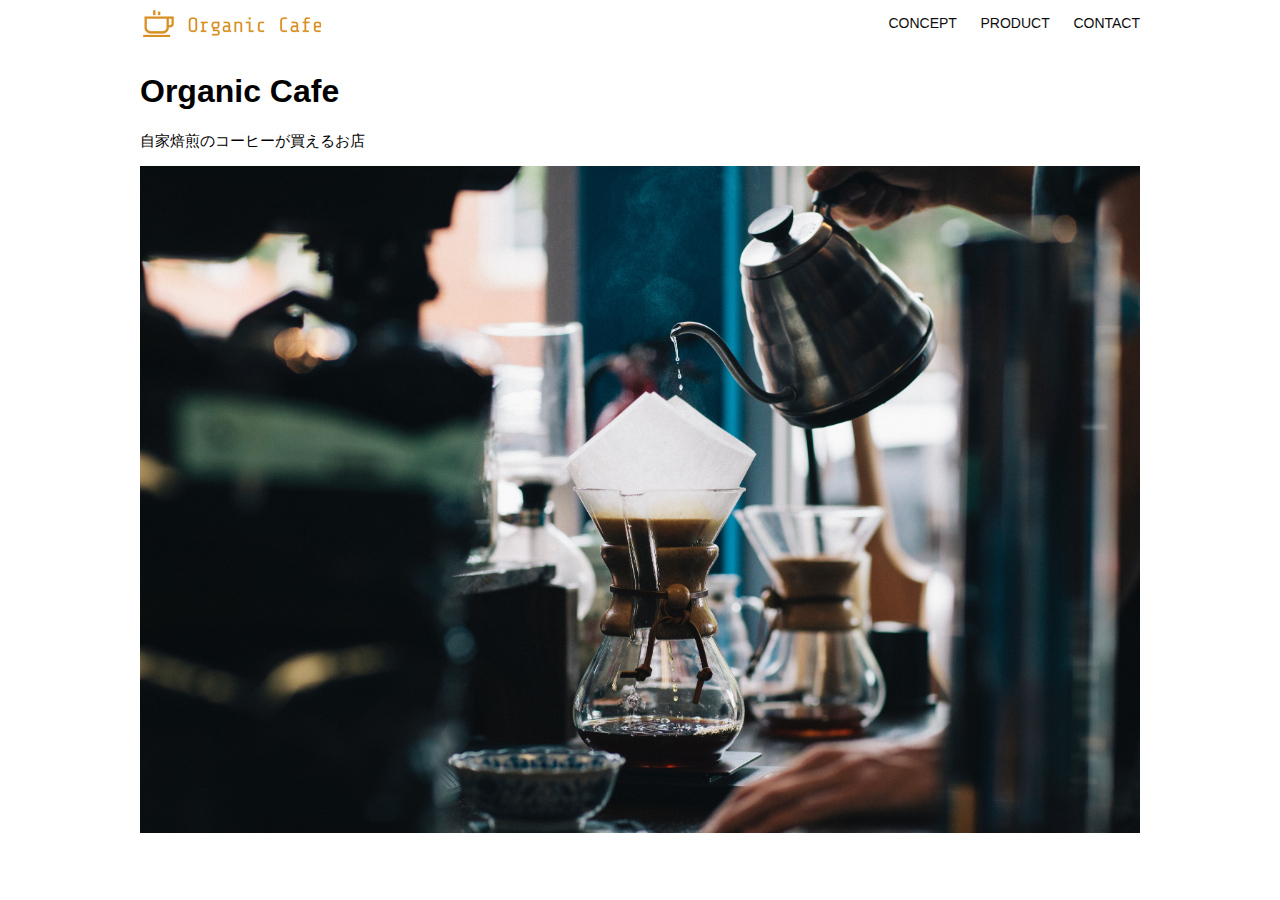
<file: html-css-kadai_013/index.html>
<!DOCTYPE html>
<html lang="ja">
<head>
  <meta charset="UTF-8">
  <meta name="description" content="自家焙煎のコーヒーがお家で楽しめるOrganic Cafe">               
  <meta name="viewport" content="width=device-width, initial-scale=1.0">
  <title>Organic Cafe</title>
  <link rel="stylesheet" href="style.css">                                      
</head>

<body>
  <header>

    <!-- ロゴ -->
    <a href="index.html" id="logo">
      <img src="images/logo.png" alt="トップページに戻る">
    </a>

    <!-- PC用ナビゲーション -->
    <nav id="nav-pc">
        <a href="index.html#concept">CONCEPT</a>
        <a href="index.html#product">PRODUCT</a>
        <a href="index.html#contact">CONTACT</a>
    </nav>

    <!-- スマホ用メニューボタン -->
      <img id="menu-sp" src="images/button-menu.png" alt="ナビゲーションを開く" onclick="document.getElementById('nav-sp').style.display = 'block'">
      
    <!-- スマホ用ナビゲーション -->
    <nav id="nav-sp">
      <img id="close" src="images/button-close.png" alt="ナビゲーションを閉じる" onclick="document.getElementById('nav-sp').style.display = 'none'">
      <ul>
        
        <a id="logo-sp" href="index.html" onclick="document.getElementById('nav-sp').style.display = 'none'">
        <img src="images/logo-sp.png" alt="トップページに戻る"></a>
        
        <a class="menu" href="index.html#concept" onclick="document.getElementById('nav-sp').style.display = 'none'">CONCEPT</a>
        <a class="menu" href="index.html#product" onclick="document.getElementById('nav-sp').style.display = 'none'">PRODUCT</a>
        <a class="menu" href="index.html#contact" onclick="document.getElementById('nav-sp').style.display = 'none'">CONTACT</a>
      </ul>
    </nav>
  </header>

  <main>
    <article>
      <section id="main-visual">
        <h1>Organic Cafe</h1>
        <p>自家焙煎のコーヒーが買えるお店</p>
        <img src="images/main-image.jpg" alt="コーヒーをハンドドリップでいれる画像">
      </section>
    </article>
  </main>
</body>
</html>
</file>
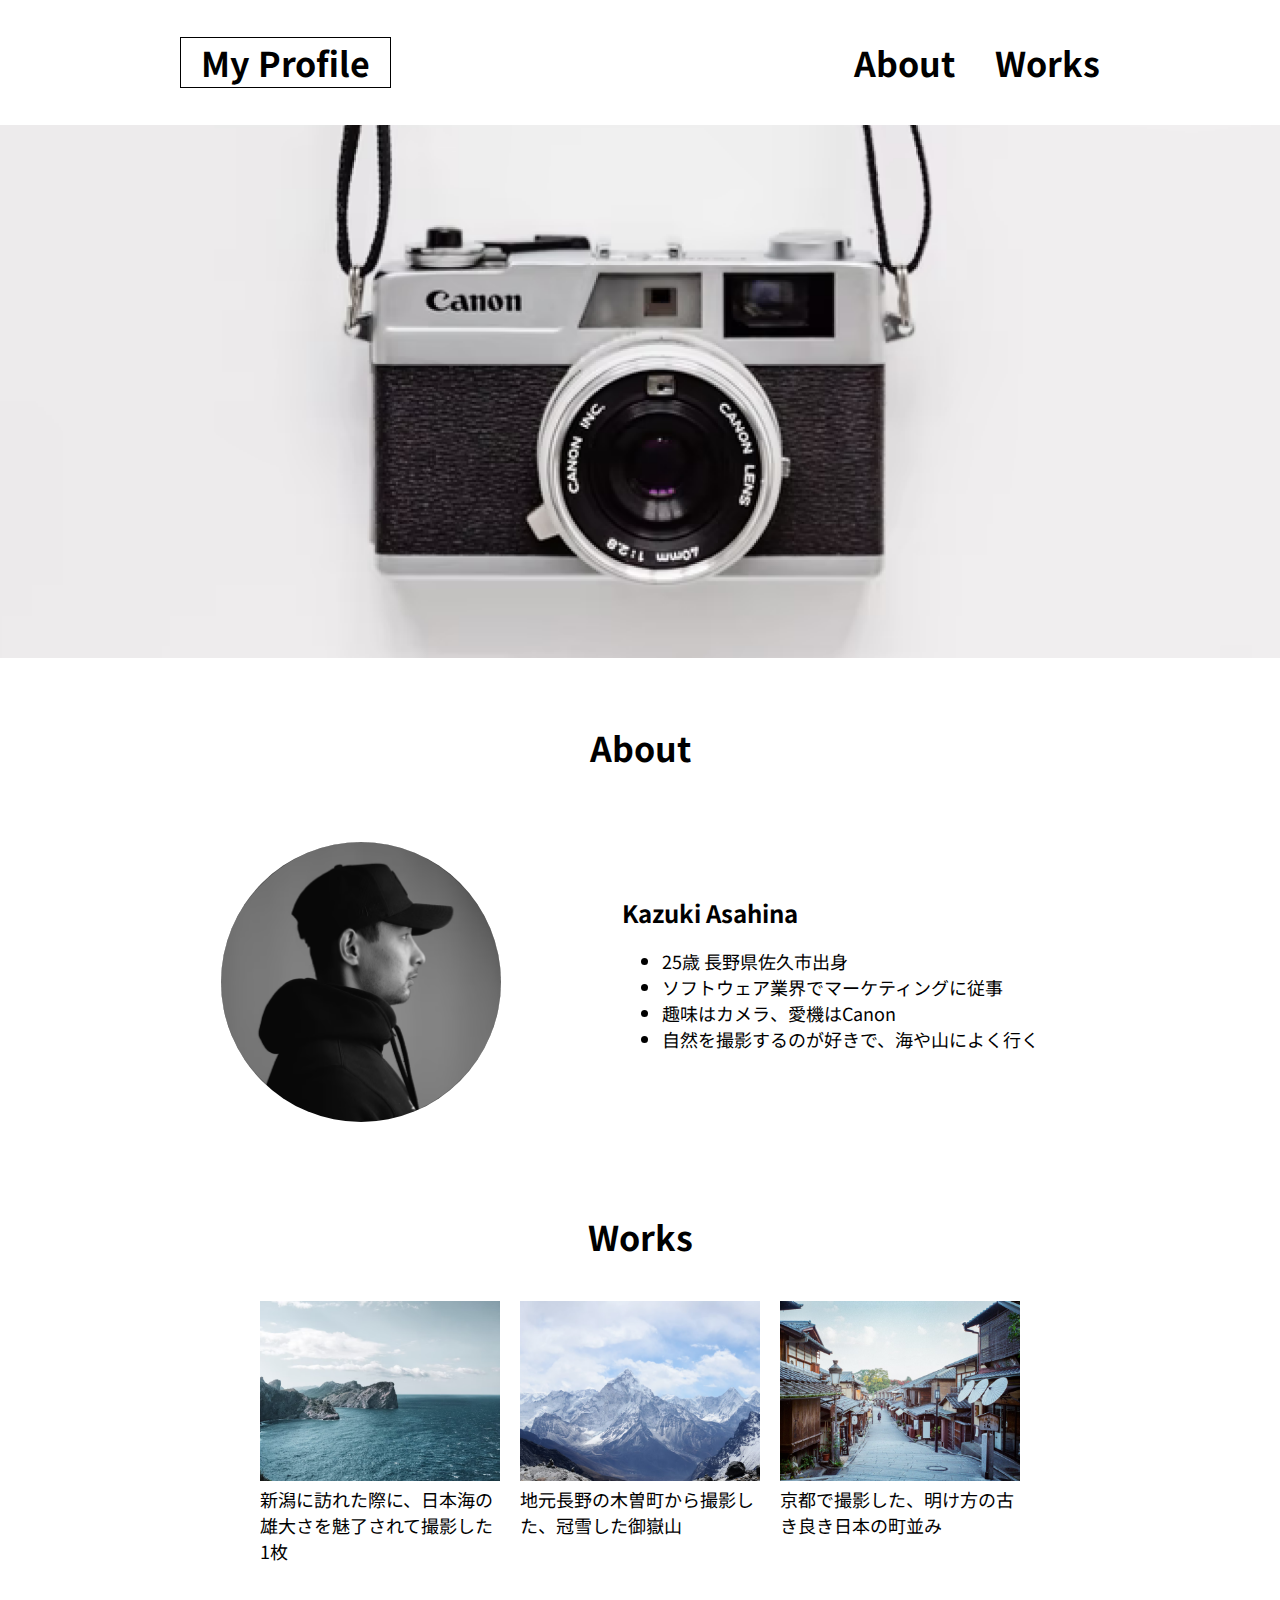
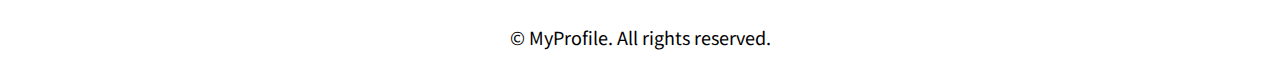
<file: kadai_001/index.html>
<!DOCTYPE html>
<html>
<head>
  <meta charset="UTF-8">
  <meta name="viewport" content="width=device-width, initial-scale=1.0">
  <meta name="description" content="Kazuki Asahinaの自己紹介と趣味のカメラで撮影した写真を掲載しているサイトです。">
  <title>MyProfile</title>
  <link rel="stylesheet" href="css/style.css">
  <link rel="preconnect" href="https://fonts.googleapis.com">
  <link rel="preconnect" href="https://fonts.gstatic.com" crossorigin="">
  <link href="https://fonts.googleapis.com/css2?family=Noto+Sans+JP&amp;display=swap" rel="stylesheet">
</head>
<body>
  <header>
    <div class="header-inner">
      <h1>
        <a href="index.html" class="home">My Profile</a>
      </h1>
      
      <!-- ナビゲーションメニュー -->
      <nav>
        <ul>
          <li><a href="#about">About</a></li>
          <li><a href="#works">Works</a></li>
        </ul>
      </nav>
      
    </div>
  </header>
  
  <main>
    <article>
      <!-- メイン画像 -->
      <div>
        <img src="imges/main.png" alt="Camera" class="mainpic">
      </div>

      <!-- About -->
      <section class="about">
        <h2 id="about">About</h2>
        <div class="about-inner">
          <img src="imges/about.png" alt="Kazuki Asahina" class="circle">
          <div class="content">
            <p class="name">Kazuki Asahina</p>
            <ul>
              <li>25歳 長野県佐久市出身</li>
              <li>ソフトウェア業界でマーケティングに従事</li>
              <li>趣味はカメラ、愛機はCanon</li>
              <li>自然を撮影するのが好きで、海や山によく行く</li>
            </ul>
          </div>
        </div>
      </section>

      <!-- Works -->
      <section class="works">
        <h2 id="works">Works</h2>
        <div class="works-inner">
          <div class="item">
            <img src="imges/works.png" alt="日本海">
            <p>新潟に訪れた際に、日本海の雄大さを魅了されて撮影した1枚</p>
          </div>

          <div class="item">
            <img src="imges/works2.png" alt="冠雪した御嶽山">
            <p>地元長野の木曽町から撮影した、冠雪した御嶽山</p>
          </div>

          <div class="item">
            <img src="imges/works3.png" alt="京都の街並み">
            <p>京都で撮影した、明け方の古き良き日本の町並み</p>
          </div>
        </div>
      </section>
    </article>
  </main>

  <!-- フッター -->
  <footer>
    <p>© MyProfile. All rights reserved.</p>
  </footer>
</body>
</html>
</file>
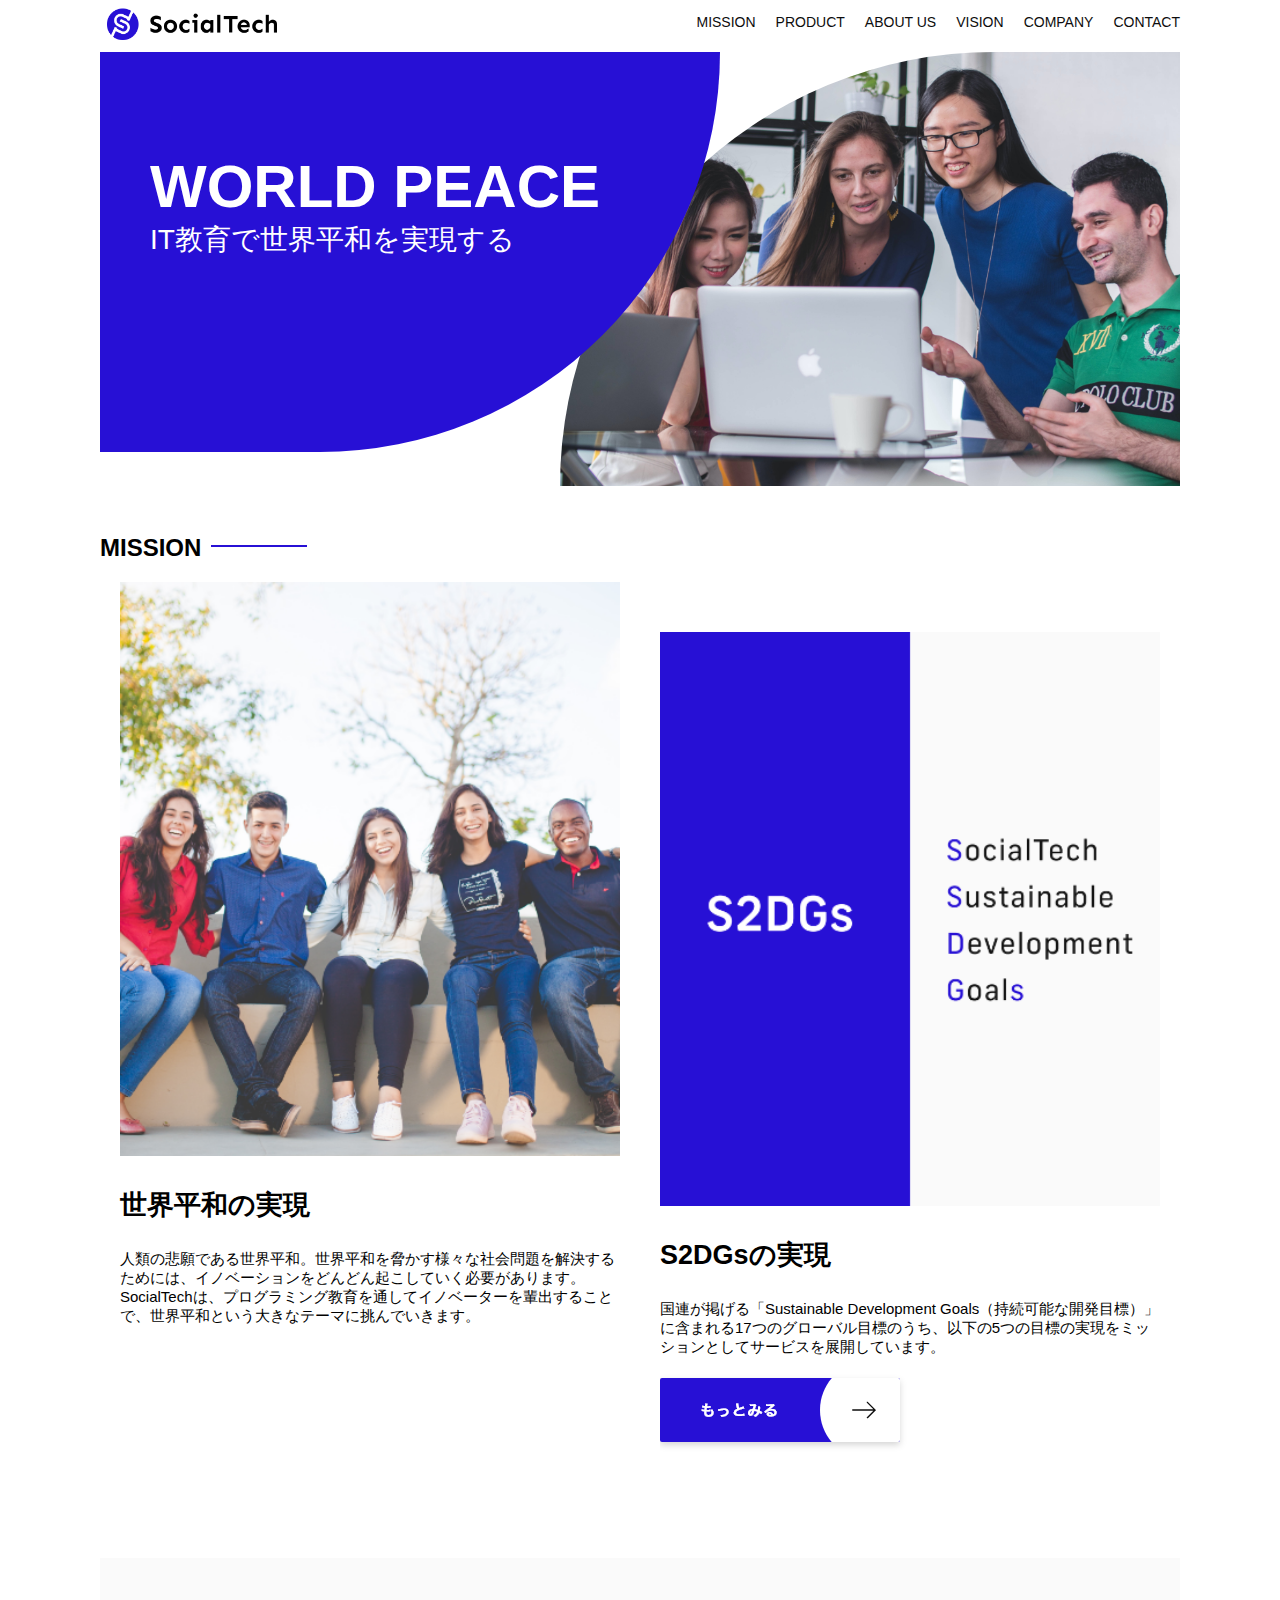
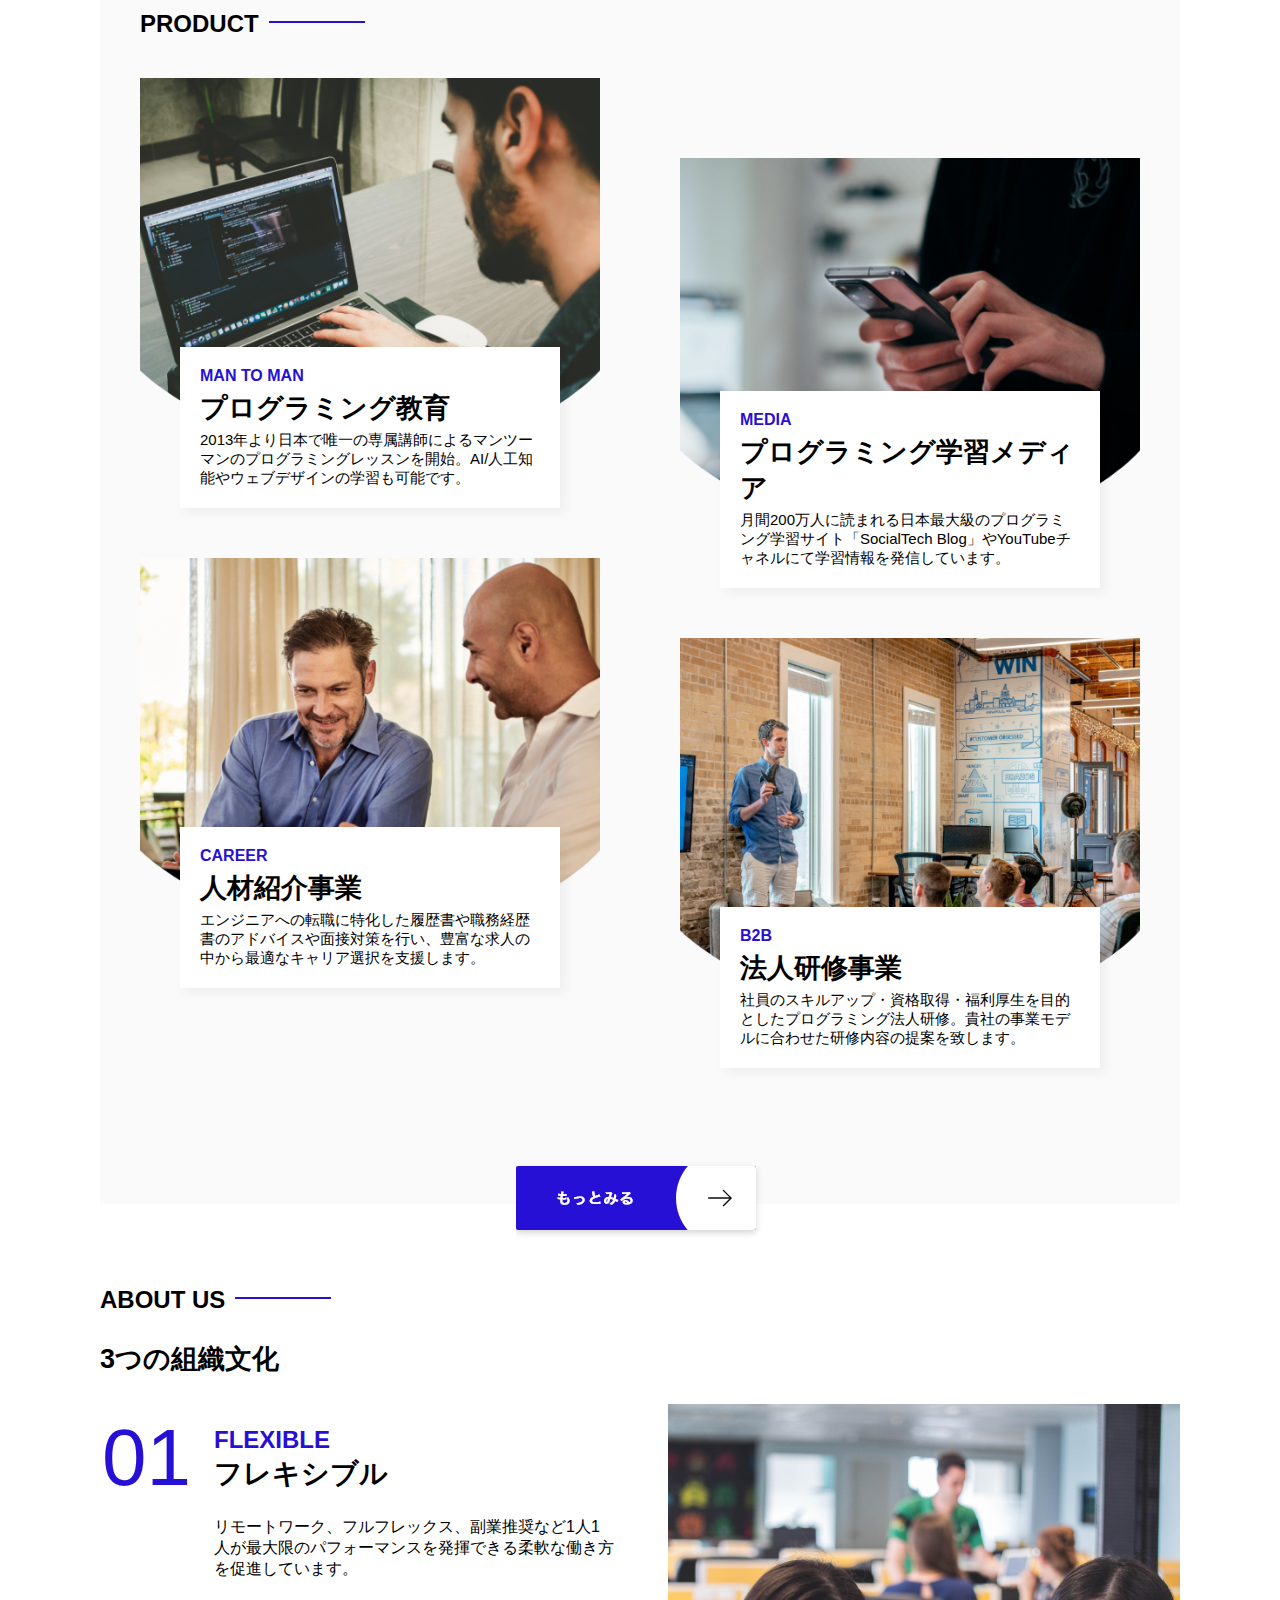
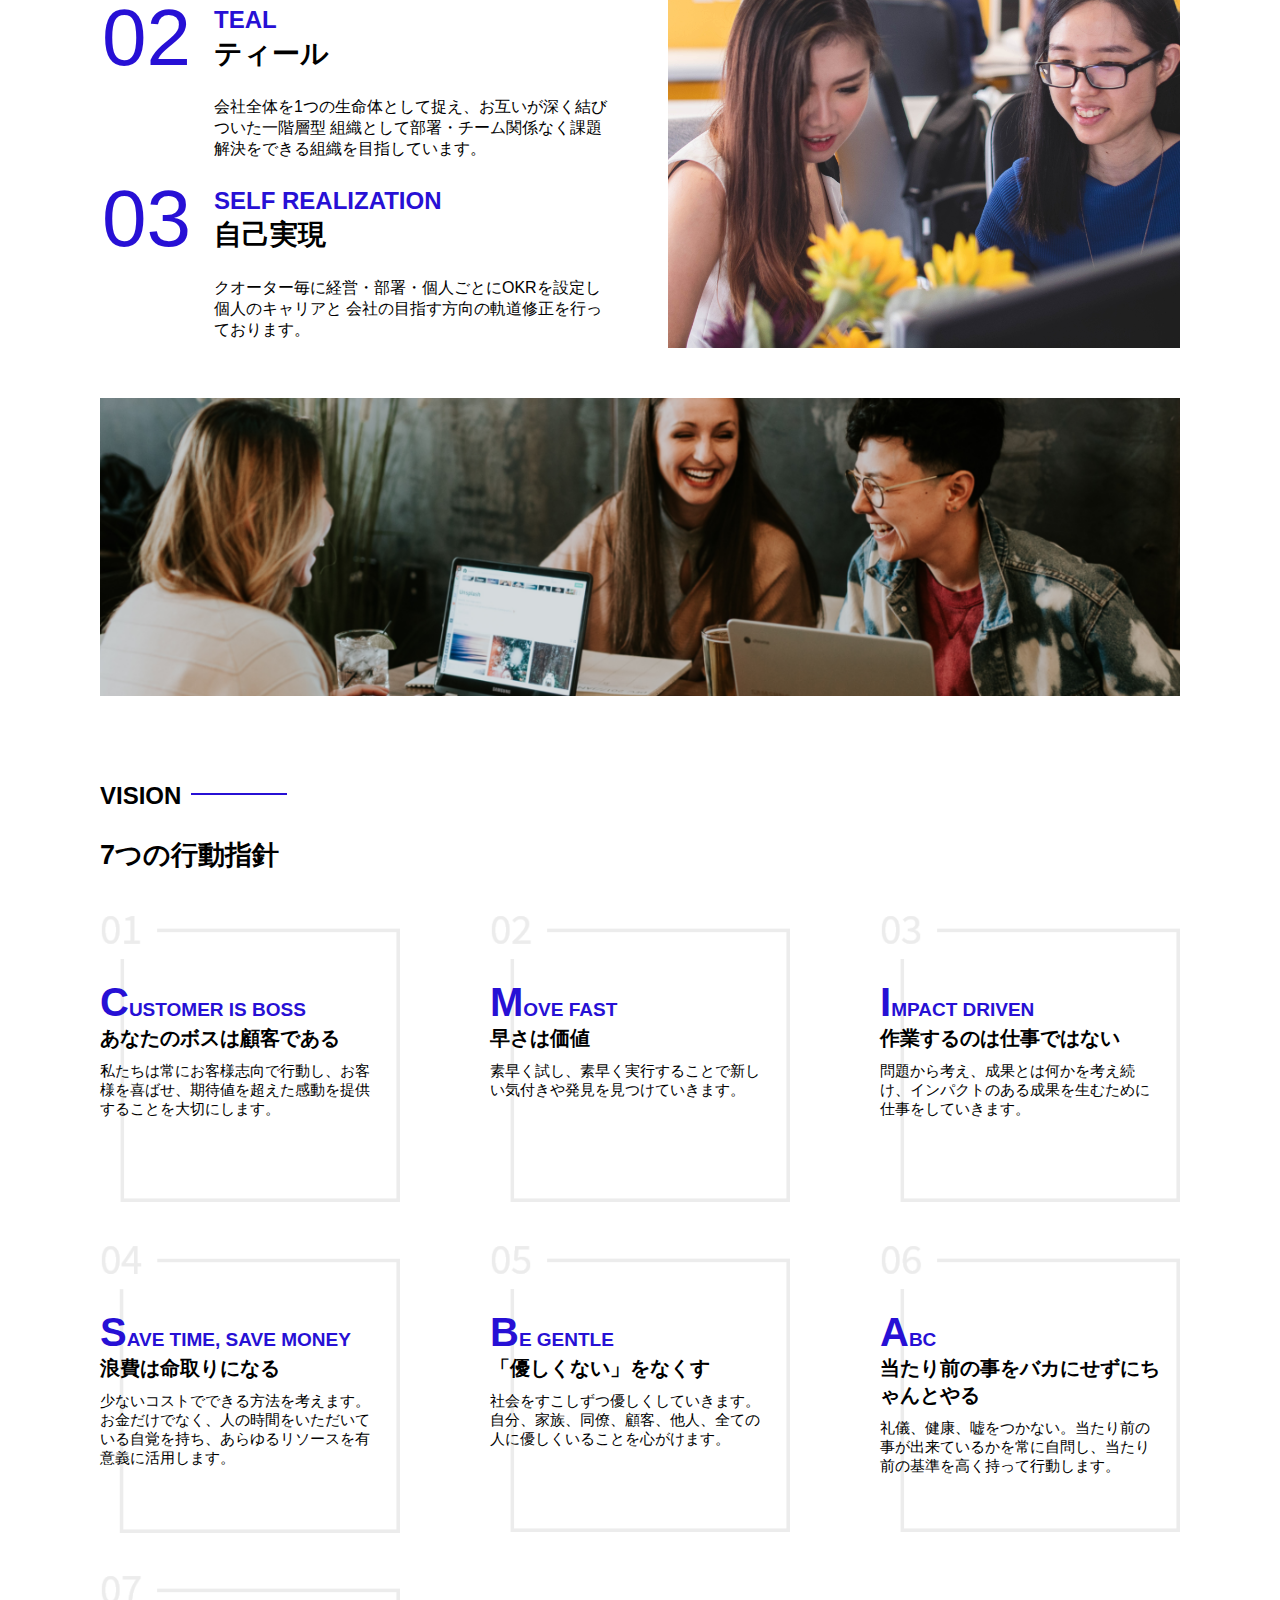
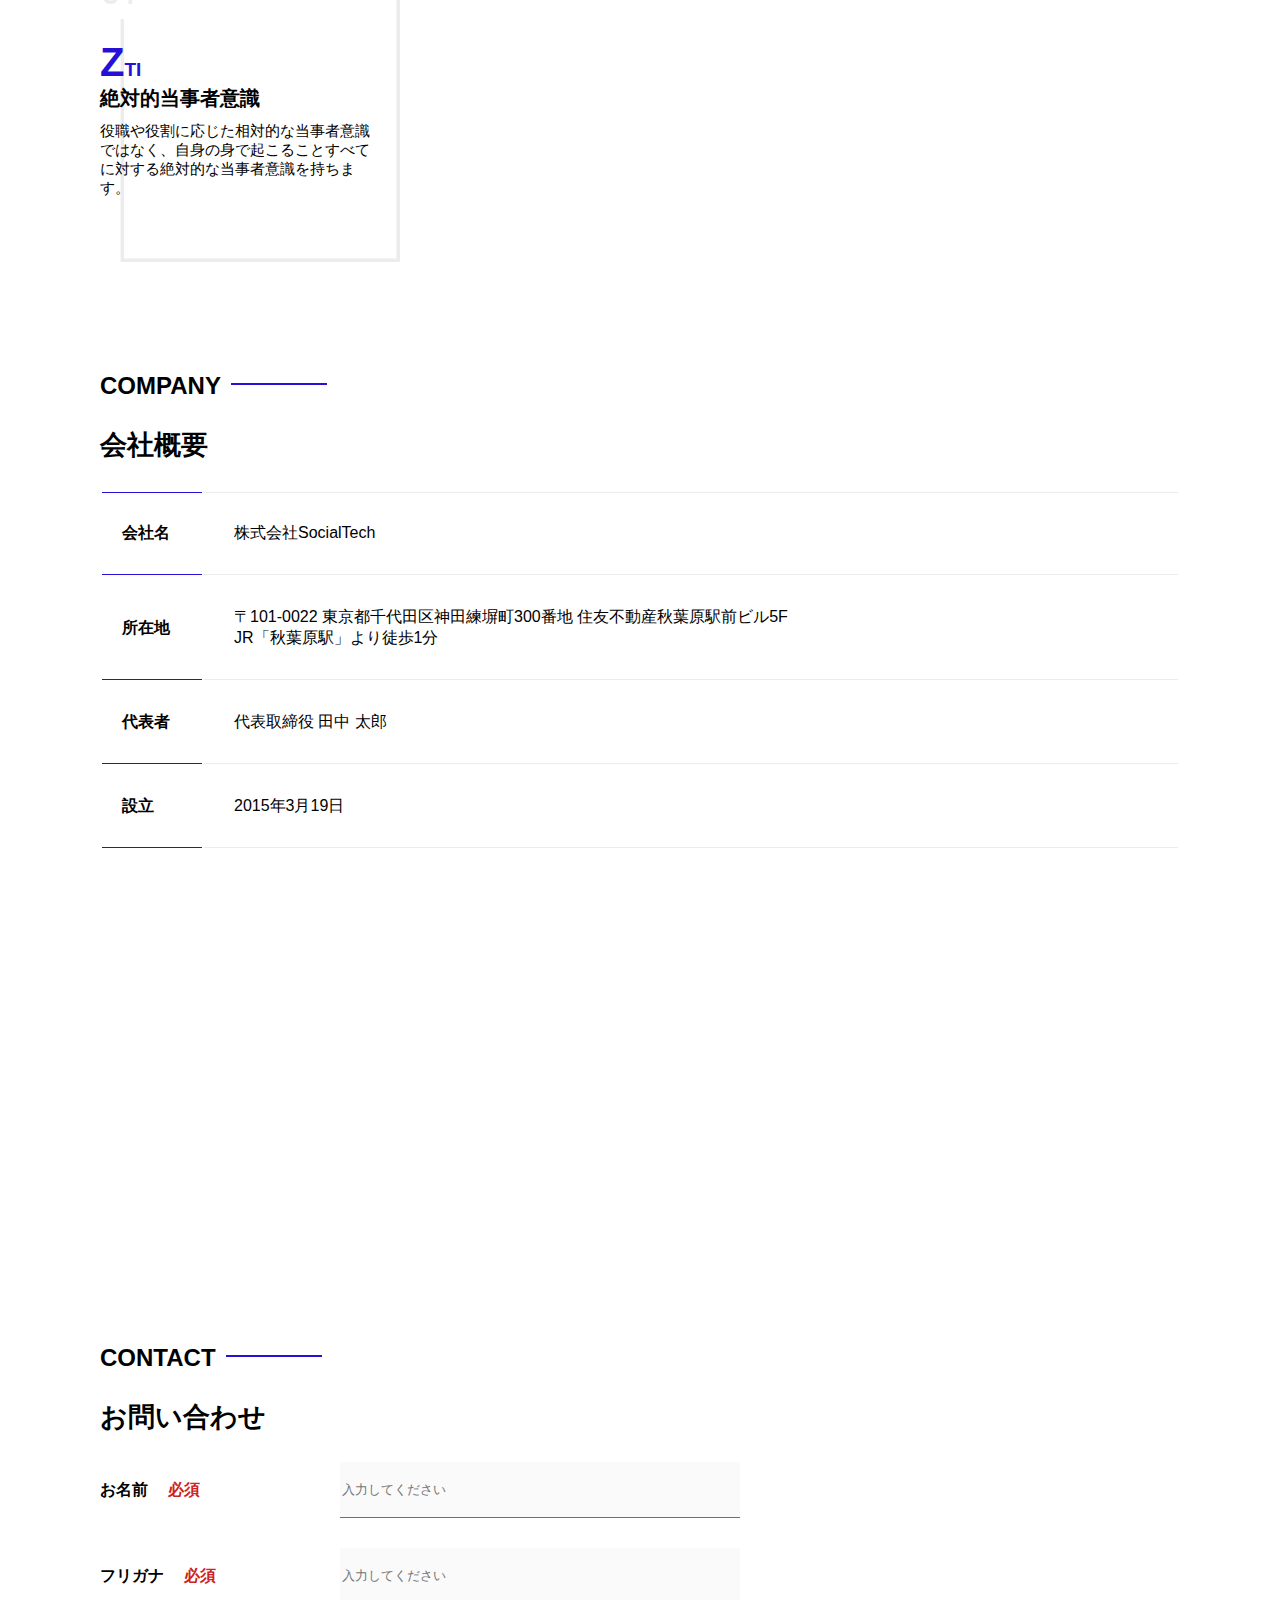
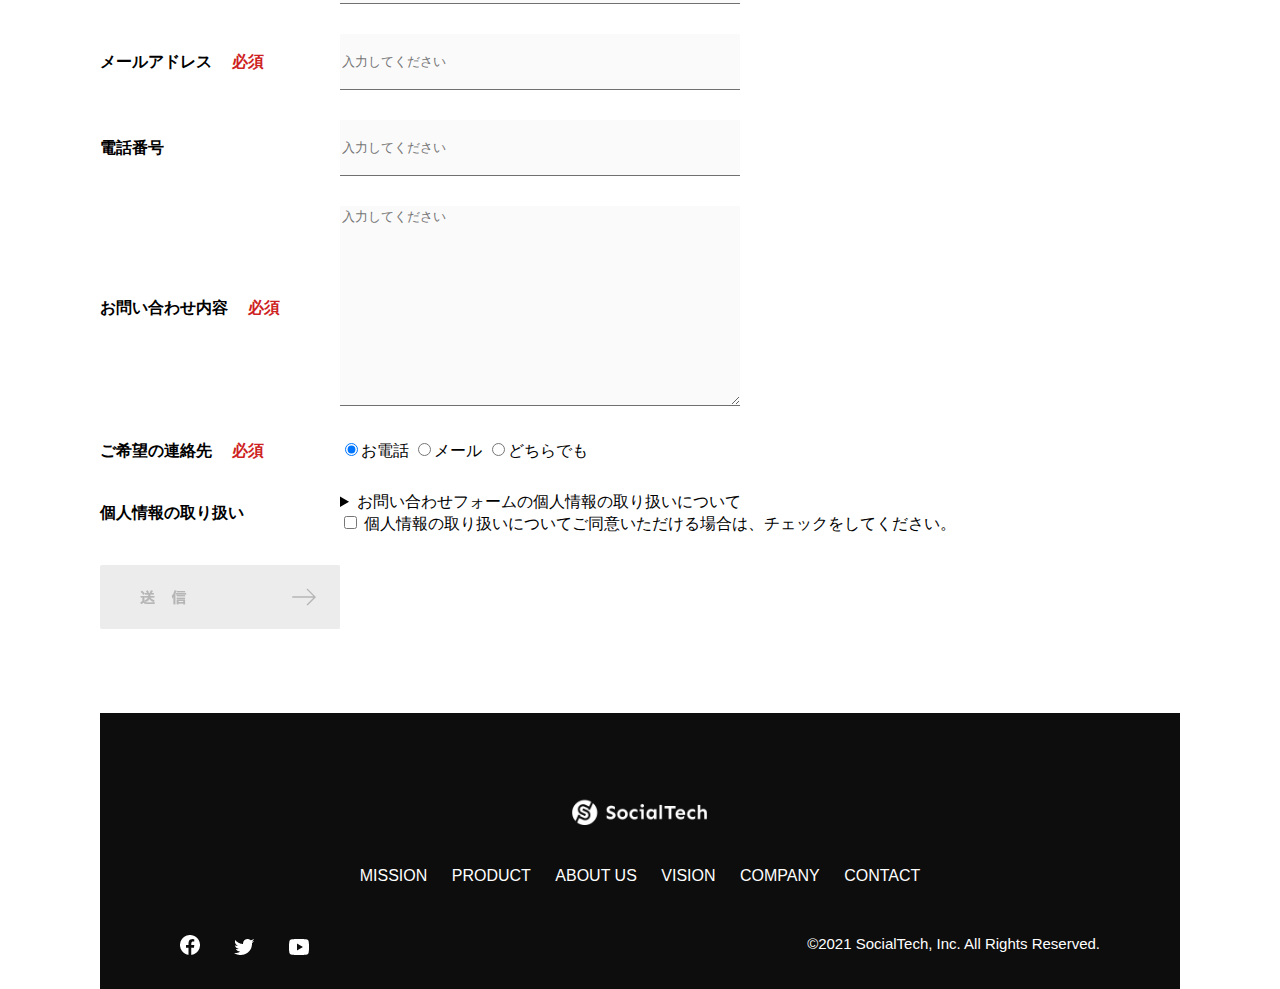
<file: socialtech/index.html>
<!DOCTYPE html>
<html>
  <head>
    <title>SocialTech</title>
    <meta charset="utf-8">
    <meta name="description" content="SocialTechはEdTech業界のリーディングカンパニーを目指します。">
    <meta name="viewport" content="width=device-width, initial-scale=1.0">
    <link rel="stylesheet" href="style.css">
  </head>

  <body>
    <!-- ヘッダー -->
    <header>
      <!-- ロゴ -->
      <a href="index.html" id="logo">
        <img src="images/logo.png" alt="トップページに戻る">
      </a>

      <!-- PC用ナビゲーション -->
      <nav id="nav-pc">
        <ul>
          <li><a href="mission.html">MISSION</a></li>
          <li><a href="product.html">PRODUCT</a></li>
          <li><a href="index.html#aboutus">ABOUT US</a></li>
          <li><a href="index.html#vision">VISION</a></li>
          <li><a href="index.html#company">COMPANY</a></li>
          <li><a href="index.html#contact">CONTACT</a></li>
        </ul>
      </nav>

      <!-- スマホ用メニューボタン -->
      <button id="menu-sp" onclick="document.getElementById('nav-sp').style.display = 'block'">
        <img src="images/button-menu.png" alt="ナビゲーションを開く">
      </button>

      <!-- スマホ用ナビゲーション -->
      <div id="nav-sp">
        <button id="close" onclick="document.getElementById('nav-sp').style.display = 'none'">
          <img src="images/button-close.png" alt="ナビゲーションを閉じる">
        </button>

        <nav>
          <ul>
            <li>
              <a id="logo-sp" href="index.html" onclick="document.getElementById('nav-sp').style.display = 'none'"><img src="images/logo-sp.png" alt="トップページに戻る"></a>
            </li>
            <li><a class="menu" href="mission.html" onclick="document.getElementById('nav-sp').style.display = 'none'">MISSION</a></li>
            <li><a class="menu" href="product.html" onclick="document.getElementById('nav-sp').style.display = 'none'">PRODUCT</a></li>
            <li><a class="menu" href="index.html#aboutus" onclick="document.getElementById('nav-sp').style.display = 'none'">ABOUT US</a></li>
            <li><a class="menu" href="index.html#vision" onclick="document.getElementById('nav-sp').style.display = 'none'">VISION</a></li>
            <li><a class="menu" href="index.html#company" onclick="document.getElementById('nav-sp').style.display = 'none'">COMPANY</a></li>
            <li><a class="menu" href="index.html#contact" onclick="document.getElementById('nav-sp').style.display = 'none'">CONTACT</a></li>
          </ul>
        </nav>
        <div id="sns">
          <a href="https://www.facebook.com/sejuku2013">
            <img src="images/button-facebook.png" alt="Facebookのリンク">
          </a>
          <a href="https://twitter.com/samuraijuku">
            <img src="images/button-twitter.png" alt="Twitterのリンク">
          </a>
          <a href="https://www.youtube.com/channel/UCCFOQO5aDK0xXam4cUQXT8g">
            <img src="images/button-youtube.png" alt="YouTubeのリンク">
          </a>
        </div>
      </div>
    </header>

    <main>
      <article>
        <!-- メインビジュアル -->
        <section id="main-visual">
          <div id="main-message">
            <h1>WORLD PEACE</h1>
            <p>IT教育で世界平和を実現する</p>
          </div>
          <img src="images/index/index-main.png" alt="PCの周りに集まる多国籍の仲間たち">
        </section>

        <!-- ミッション -->
        <section id="mission">
          <h2 class="index-h2">MISSION</h2>
          <div id="mission-flex">
            <div>
              <img id="mission-photo" src="images/index/index-mission.png" alt="屋外のベンチで写真を撮影する多国籍の仲間たち">
              <h3>世界平和の実現</h3>
              <p>人類の悲願である世界平和。世界平和を脅かす様々な社会問題を解決するためには、イノベーションをどんどん起こしていく必要があります。SocialTechは、プログラミング教育を通してイノベーターを輩出することで、世界平和という大きなテーマに挑んでいきます。</p>
            </div>
            <div>
              <img id="s2dgs" src="images/index/s2dgs.png" alt="S2DGs">
              <h3>S2DGsの実現</h3>
              <p>国連が掲げる「Sustainable Development Goals（持続可能な開発目標）」に含まれる17つのグローバル目標のうち、以下の5つの目標の実現をミッションとしてサービスを展開しています。</p>
              <a href="mission.html">
                <img src="images/button-more.png" alt="もっとみる">
              </a>
            </div>
          </div>
        </section>

        <!-- プロダクト -->
        <section id="product">
          <h2 class="index-h2">PRODUCT</h2>
          <div class="product-flex">
            <div id="product-left">
              <div>
                <img class="product-photo" src="images/index/index-mantoman.png" alt="PCでコードを書く男性">
                <div class="product-explain">
                  <span>MAN TO MAN</span>
                  <h3>プログラミング教育</h3>
                  <p>2013年より日本で唯一の専属講師によるマンツーマンのプログラミングレッスンを開始。AI/人工知能やウェブデザインの学習も可能です。</p>
                </div>
              </div>
              <div>
                <img class="product-photo" src="images/index/index-career.png" alt="笑顔で話し合う2人の男性">
                <div class="product-explain">
                  <span>CAREER</span>
                  <h3>人材紹介事業</h3>
                  <p>エンジニアへの転職に特化した履歴書や職務経歴書のアドバイスや面接対策を行い、豊富な求人の中から最適なキャリア選択を支援します。</p>
                </div>
              </div>
            </div>
            <div id="product-right">
              <div>
                <img class="product-photo" src="images/index/index-media.png" alt="スマートフォンを操作する人">
                <div class="product-explain">
                  <span>MEDIA</span>
                  <h3>プログラミング学習メディア</h3>
                  <p>月間200万人に読まれる日本最大級のプログラミング学習サイト「SocialTech Blog」やYouTubeチャネルにて学習情報を発信しています。</p>
                </div>
              </div>
              <div>
                <img class="product-photo" src="images/index/index-b2b.png" alt="講演中の男性とそれを聴く人々">
                <div class="product-explain">
                  <span>B2B</span>
                  <h3>法人研修事業</h3>
                  <p>社員のスキルアップ・資格取得・福利厚生を目的としたプログラミング法人研修。貴社の事業モデルに合わせた研修内容の提案を致します。</p>
                </div>
              </div>
            </div>
          </div>
          <div id="product-more">
            <a href="product.html">
              <img src="images/button-more.png" alt="もっとみる">
            </a>
          </div>
        </section>

        <!-- ABOUT US -->
        <section id="aboutus">
          <h2 class="index-h2">ABOUT US</h2>
          <h3>3つの組織文化</h3>
          <div>
            <table class="culture-table">
              <tr>
                <td class="culture-num">01</td>
                <th><span class="culture-en">FLEXIBLE</span><br>フレキシブル</th>
              </tr>
              <tr>
                <td>
                  <!--空のセル-->
                </td>
                <td class="culture-description">リモートワーク、フルフレックス、副業推奨など1人1人が最大限のパフォーマンスを発揮できる柔軟な働き方を促進しています。</td>
              </tr>
              <tr>
                <td class="culture-num">02</td>
                <th><span class="culture-en">TEAL</span><br>ティール</th>
              </tr>
              <tr>
                <td>
                  <!--空のセル-->
                </td>
                <td class="culture-description">会社全体を1つの生命体として捉え、お互いが深く結びついた一階層型 組織として部署・チーム関係なく課題解決をできる組織を目指しています。</td>
              </tr>
              <tr>
                <td class="culture-num">03</td>
                <th><span class="culture-en">SELF REALIZATION</span><br>自己実現</th>
              </tr>
              <tr>
                <td>
                  <!--空のセル-->
                </td>
                <td class="culture-description">クオーター毎に経営・部署・個人ごとにOKRを設定し個人のキャリアと 会社の目指す方向の軌道修正を行っております。</td>
              </tr>
            </table>
            <img class="culture-img" src="images/index/index-aboutus1.png" alt="笑顔で話し合う2人の女性">
          </div>
          <img class="culture-img2" src="images/index/index-aboutus2.png" alt="笑顔で話し合う3人の男女">
        </section>

        <!-- VISION -->
        <section id="vision">
          <h2 class="index-h2">VISION</h2>
          <h3>7つの行動指針</h3>
          <div>
            <div class="vision-box">
              <img src="images/index/vision-01.png" alt="01">
              <div>
                <h4>CUSTOMER IS BOSS</h4>
                <h5>あなたのボスは顧客である</h5>
                <p>私たちは常にお客様志向で行動し、お客様を喜ばせ、期待値を超えた感動を提供することを大切にします。</p>
              </div>
            </div>
            <div class="vision-box">
              <img src="images/index/vision-02.png" alt="02">
              <div>
                <h4>MOVE FAST</h4>
                <h5>早さは価値</h5>
                <p>素早く試し、素早く実行することで新しい気付きや発見を見つけていきます。</p>
              </div>
            </div>
            <div class="vision-box">
              <img src="images/index/vision-03.png" alt="03">
              <div>
                <h4>IMPACT DRIVEN</h4>
                <h5>作業するのは仕事ではない</h5>
                <p>問題から考え、成果とは何かを考え続け、インパクトのある成果を生むために仕事をしていきます。</p>
              </div>
            </div>
            <div class="vision-box">
              <img src="images/index//vision-04.png" alt="04">
              <div>
                <h4>SAVE TIME, SAVE MONEY</h4>
                <h5>浪費は命取りになる</h5>
                <p>少ないコストでできる方法を考えます。お金だけでなく、人の時間をいただいている自覚を持ち、あらゆるリソースを有意義に活用します。</p>
              </div>
            </div>
            <div class="vision-box">
              <img src="images/index/vision-05.png" alt="05">
              <div>
                <h4>BE GENTLE</h4>
                <h5>「優しくない」をなくす</h5>
                <p>社会をすこしずつ優しくしていきます。自分、家族、同僚、顧客、他人、全ての人に優しくいることを心がけます。</p>
              </div>
            </div>
            <div class="vision-box">
              <img src="images/index/vision-06.png" alt="06">
              <div>
                <h4>ABC</h4>
                <h5>当たり前の事をバカにせずにちゃんとやる</h5>
                <p>礼儀、健康、嘘をつかない。当たり前の事が出来ているかを常に自問し、当たり前の基準を高く持って行動します。</p>
              </div>
            </div>
            <div class="vision-box">
              <img src="images/index/vision-07.png" alt="07">
              <div>
                <h4>ZTI</h4>
                <h5>絶対的当事者意識</h5>
                <p>役職や役割に応じた相対的な当事者意識ではなく、自身の身で起こることすべてに対する絶対的な当事者意識を持ちます。</p>
              </div>
            </div>
          </div>
        </section>

        <!-- COMPANY -->
        <section id="company">
          <h2 class="index-h2">COMPANY</h2>
          <h3>会社概要</h3>
          <table id="company-table">
            <tr>
              <th class="tableheader tableheader-first">会社名</th>
              <td class="cell cell-first">株式会社SocialTech</td>
            </tr>
            <tr>
              <th class="tableheader">所在地</th>
              <td class="cell">〒101-0022 東京都千代田区神田練塀町300番地 住友不動産秋葉原駅前ビル5F<br>JR「秋葉原駅」より徒歩1分</td>
            </tr>
            <tr>
              <th class="tableheader">代表者</th>
              <td class="cell">代表取締役 田中 太郎</td>
            </tr>
            <tr>
              <th class="tableheader">設立</th>
              <td class="cell">2015年3月19日</td>
            </tr>
          </table>
          <iframe src="https://www.google.com/maps/embed?pb=!1m18!1m12!1m3!1d3240.0688551336807!2d139.7720776771055!3d35.69992317258124!2m3!1f0!2f0!3f0!3m2!1i1024!2i768!4f13.1!3m3!1m2!1s0x60188fee13660e23%3A0x77137876edf742ac!2z5L2P5Y-L5LiN5YuV55Sj56eL6JGJ5Y6f6aeF5YmN44OT44Or!5e0!3m2!1sja!2sjp!4v1704858013291!5m2!1sja!2sjp" style="border: 0" allowfullscreen="" loading="lazy"></iframe>
        </section>

        <!-- お問い合わせフォーム -->
        <section id="contact">
          <h2 class="index-h2">CONTACT</h2>
          <h3>お問い合わせ</h3>
          <form>
            <div>
              <div class="contact-heading">
                <label class="contact-label">お名前<span class="contact-span">必須</span></label>
              </div>
              <div>
                <input type="text" name="name" placeholder="入力してください" class="contact-textbox">
              </div>
            </div>
            <div>
              <div class="contact-heading">
                <label class="contact-label">フリガナ<span class="contact-span">必須</span></label>
              </div>
              <div>
                <input type="text" name="hurigana" placeholder="入力してください" class="contact-textbox">
              </div>
            </div>
            <div>
              <div class="contact-heading">
                <label class="contact-label">メールアドレス<span class="contact-span">必須</span></label>
              </div>
              <div>
                <input type="text" name="email" placeholder="入力してください" class="contact-textbox">
              </div>
            </div>
            <div>
              <div class="contact-heading">
                <label class="contact-label">電話番号</label>
              </div>
              <div>
                <input type="text" name="tel" placeholder="入力してください" class="contact-textbox">
              </div>
            </div>
            <div>
              <div class="contact-heading">
                <label class="contact-label">お問い合わせ内容<span class="contact-span">必須</span></label>
              </div>
              <div>
                <textarea class="contact-textarea" placeholder="入力してください" name="message"></textarea>
              </div>
            </div>
            <div>
              <div class="contact-heading">
                <label class="contact-label">ご希望の連絡先<span class="contact-span">必須</span></label>
              </div>
              <div><input class="radiobutton" type="radio" value="tel" name="contact" checked><label>お電話</label> <input class="radiobutton" type="radio" value="mail" name="contact"><label>メール</label> <input class="radiobutton" type="radio" value="both" name="contact"><label>どちらでも</label></div>
            </div>
            <div>
              <div class="contact-heading">
                <label class="contact-label">個人情報の取り扱い</label>
              </div>
              <div>
                <details>
                  <summary>お問い合わせフォームの個人情報の取り扱いについて</summary>
                  <div>
                    <dl>
                      <dt>１．組織の名称又は氏名</dt>
                      <dd>株式会社SocialTech</dd>
                      <dt>２．個人情報保護管理者（若しくはその代理人）の氏名又は職名、所属及び連絡先</dt>
                      <dd>
                        <p>鈴木 一郎 コーポレート部</p>
                        <p>メールアドレス：samurai@example.com</p>
                        <p>TEL：03-1234-5678</p>
                      </dd>
                      <dt>３．個人情報の利用目的</dt>
                      <dd>
                        <ul>
                          <li>・本サービス及び本サービスに関連する情報の提供又はそれらに関する連絡のため</li>
                          <li>・ユーザーの本人確認のため</li>
                          <li>・当社サービスのご案内のため</li>
                          <li>・当社の商品等の広告または宣伝（電子メールによるものを含むものとします。）</li>
                        </ul>
                      </dd>
                      <dt>４．個人情報の取り扱い業務の委託</dt>
                      <dd>個人情報の取扱業務の全部または一部を外部に業務委託する場合があります。その際、弊社は、個人情報を適切に保護できる管理体制を敷き実行していることを条件として委託先を厳選したうえで、機密保持契約を委託先と締結し、お客様の個人情報を厳密に管理させます。</dd>
                      <dt>５．個人情報の開示等の請求</dt>
                      <dd>
                        お客様は、弊社に対してご自身の個人情報の開示等（利用目的の通知、開示、内容の訂正・追加・削除、利用の停止または消去、第三者への提供の停止）に関して、当社問合わせ窓口に申し出ることができます。<br>
                        その際、弊社はお客様ご本人を確認させていただいたうえで、合理的な期間内に対応いたします。<br>
                        なお、個人情報に関する弊社問合わせ先は、次の通りです。
                      </dd>
                      <dd>
                        <p>株式会社SocialTech　個人情報問合せ窓口</p>
                        <p>〒150-0043　東京都千代田区神田練塀町300番地 住友不動産秋葉原駅前ビル5F</p>
                        <p>メールアドレス：samurai@example.com　TEL：03-1234-5678</p>
                      </dd>

                      <dt>６．個人情報を提供されることの任意性について</dt>
                      <dd>お客様がご自身の個人情報を弊社に提供されるか否かは、お客様のご判断によりますが、もしご提供されない場合には、適切なサービスが提供できない場合がありますので予めご了承ください。</dd>
                    </dl>
                  </div>
                </details>
                <input type="checkbox" name="agree">
                <span>個人情報の取り扱いについてご同意いただける場合は、チェックをしてください。</span>
              </div>
            </div>
            <input type="image" src="images/button-submit.png" alt="送信する">
          </form>
        </section>
      </article>
    </main>

    <footer>
      <div id="footer-logo">
        <img src="images/logo-sp.png" alt="SocialTech">
      </div>
      <div id="footer-link">
        <a href="mission.html">MISSION</a>
        <a href="product.html">PRODUCT</a>
        <a href="index.html#aboutus">ABOUT US</a>
        <a href="index.html#vision">VISION</a>
        <a href="index.html#company">COMPANY</a>
        <a href="index.html#contact">CONTACT</a>
      </div>
      <div id="sns-footer">
        <div class="sns-btns">
          <a href="https://www.facebook.com/sejuku2013"><img src="images/button-facebook.png" alt="Facebookのリンク"></a>
          <a href="https://twitter.com/samuraijuku"><img src="images/button-twitter.png" alt="Twitterのリンク"></a>
          <a href="https://www.youtube.com/channel/UCCFOQO5aDK0xXam4cUQXT8g"><img src="images/button-youtube.png" alt="YouTubeのリンク"></a>
        </div>
        <p id="copyright">&copy;2021 SocialTech, Inc. All Rights Reserved.</p>
      </div>
    </footer>

  </body>
</html>
</file>
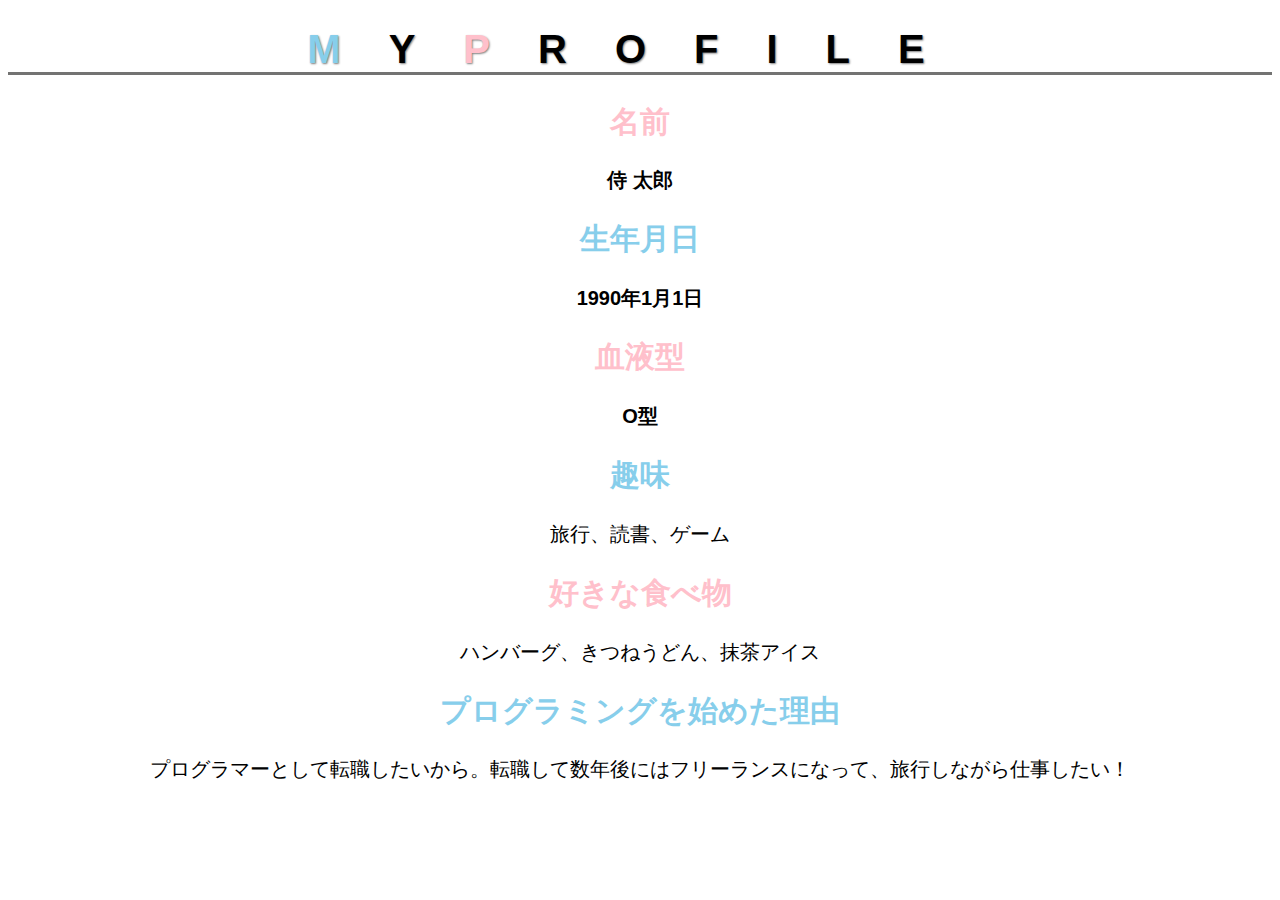
<file: kadai_014/kadai_014.html>
<!DOCTYPE html>    

<html>     

<head>                                                               
  <title>14章の課題</title>                                             
  <meta name="description" content="このページは14章の課題です。">               
  <meta charset="utf-8">   
  <link rel="stylesheet" href="style.css">                                      
</head>   
 
  <body>
   <div class="basic">
    <h1><span class="sky">M</span>Y<span class="pink">P</span>ROFILE</h1>
    <h2 class="pink">名前</h2>
    <p><span class="highlight">侍 太郎</span></p>
    <h2 class="sky">生年月日</h2>
    <p><span class="highlight">1990年1月1日</span></p>
    <h2 class="pink">血液型</h2>
    <p><span class="highlight">O型</span></p>
   </div>
    <h2 class="sky">趣味</h2>
    <p>旅行、読書、ゲーム</p>
    <h2 class="pink">好きな食べ物</h2>
    <p>ハンバーグ、きつねうどん、抹茶アイス</p>
    <h2 class="sky">プログラミングを始めた理由</h2>
    <p>プログラマーとして転職したいから。転職して数年後にはフリーランスになって、旅行しながら仕事したい！</p>
  </body>
    
 </html>
</file>
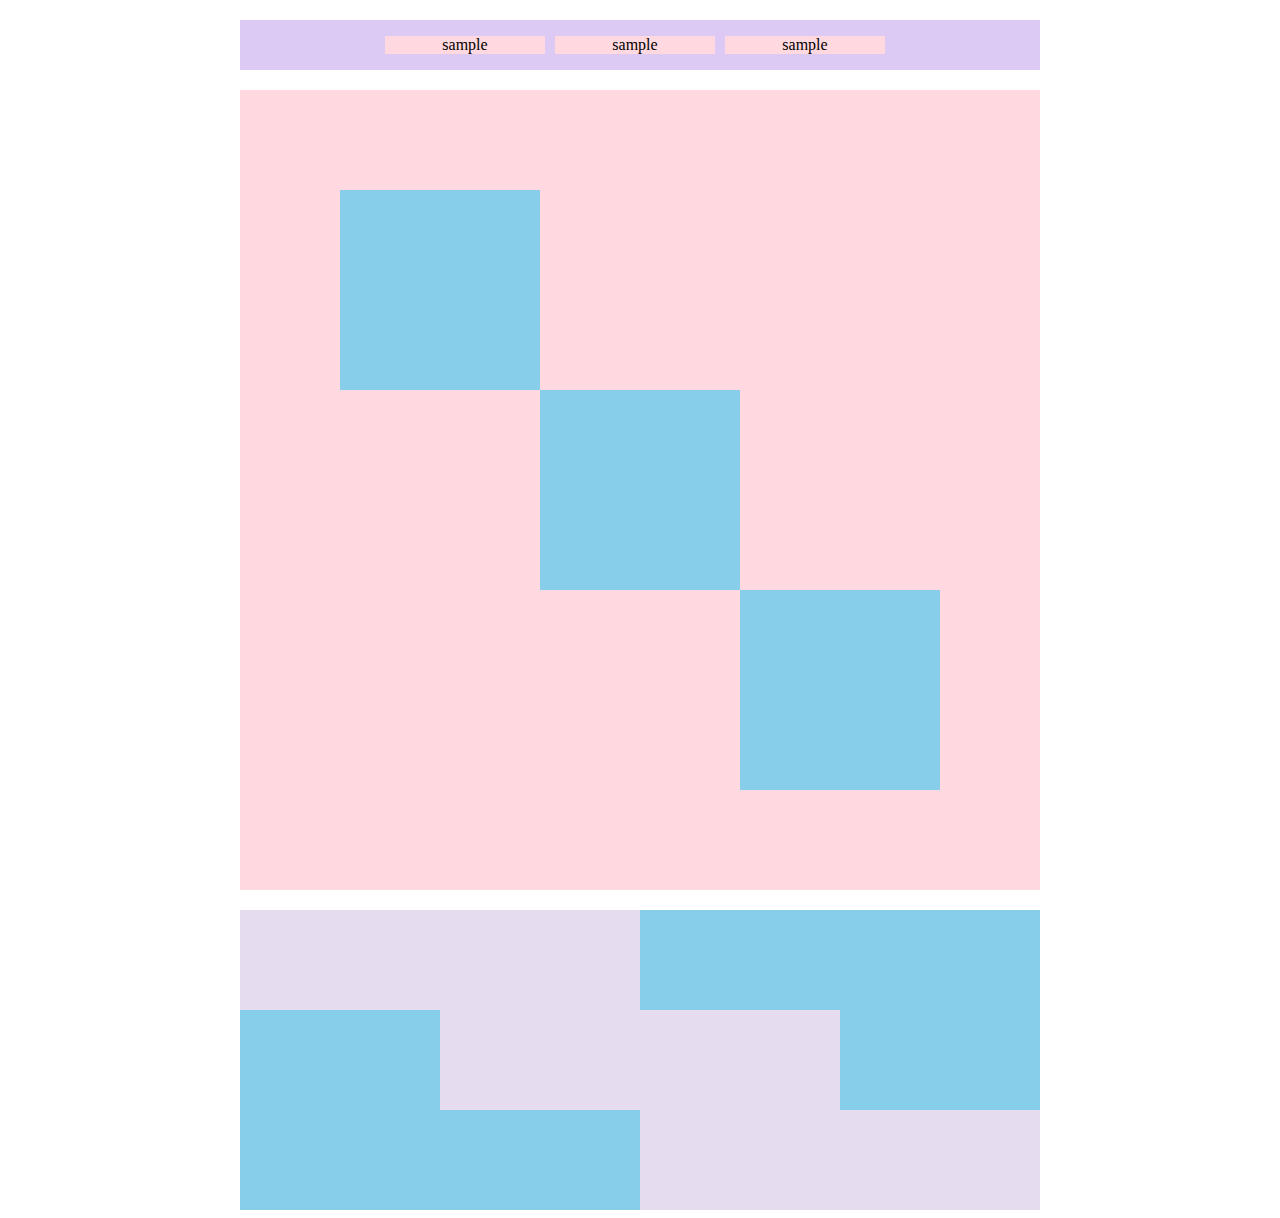
<file: kadai_018/kadai_018.html>
<!DOCTYPE html>    

<html>     

 <head>                                                               
  <title>18章の課題</title>                                             
  <meta name="description" content="このページは18章の課題です。">               
  <meta charset="utf-8">   
  <link rel="stylesheet" href="style.css">                                      
 </head>   

 <body>
  <div id="top">
    <p class="top-child">sample</p>
    <p class="top-child">sample</p>
    <p class="top-child">sample</p>
  </div>

  <div id="middle">
    <div class="middle-child01"></div>
    <div class="middle-child02"></div>
    <div class="middle-child03"></div>
  </div>

  <div id="bottom">
    <div id="bottom-child01"></div>
    <div id="bottom-child02"></div>
    <div id="bottom-child03"></div>
  </div>
 </body>

</html>
</file>
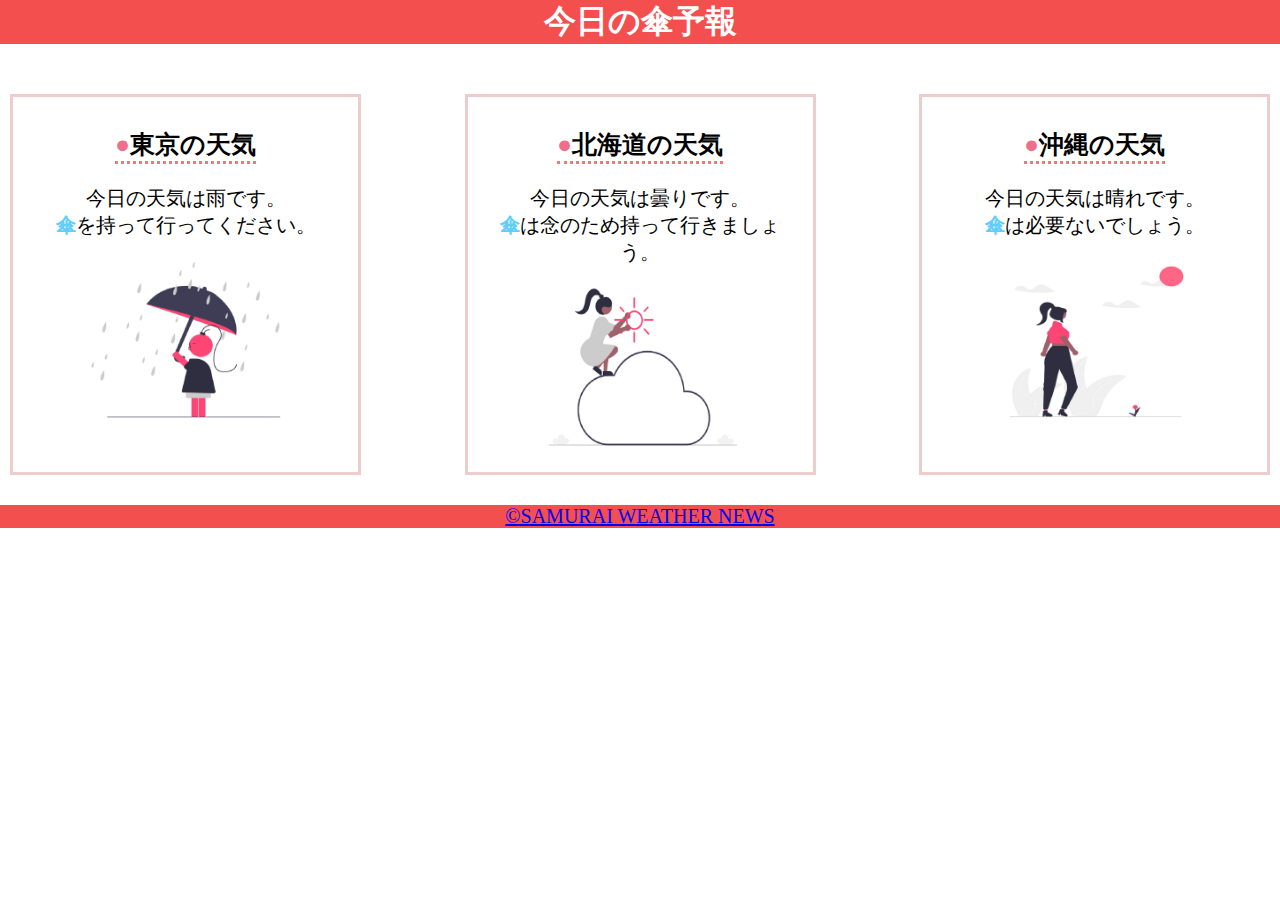
<file: kadai_022/kadai_022.html>
<!DOCTYPE html>    

<html>     

<head>                                                               
  <title>22章の課題</title>                                             
  <meta name="description" content="このページは22章の課題です。">               
  <meta charset="utf-8">  
  <meta name="viewport" content="width=device-width, initial-scale=1.0">
  <link rel="stylesheet" href="style.css">                                      
</head>   

<body>
  <header>
    <h1>今日の傘予報</h1>
  </header>

  <main>
    <div id="parent">
      <div class="contents">
        <h2>東京の天気</h2>
        <p>今日の天気は雨です。</p>
        <p>傘を持って行ってください。</p>
        <img src="images\rainy.png">
      </div>

      <div class="contents">
        <h2>北海道の天気</h2>
        <p>今日の天気は曇りです。</p>
        <p>傘は念のため持って行きましょう。</p>
        <img src="images\cloudy.png">
      </div>

      <div class="contents">
        <h2>沖縄の天気</h2>
        <p>今日の天気は晴れです。</p>
        <p>傘は必要ないでしょう。</p>
        <img src="images\sunny.png">
      </div>
    </div>
  </main>
  
  <footer>
    <a href="https://www.sejuku.net/corp/">&copy;SAMURAI WEATHER NEWS</a>

  </footer>
</body>
</html>
</file>
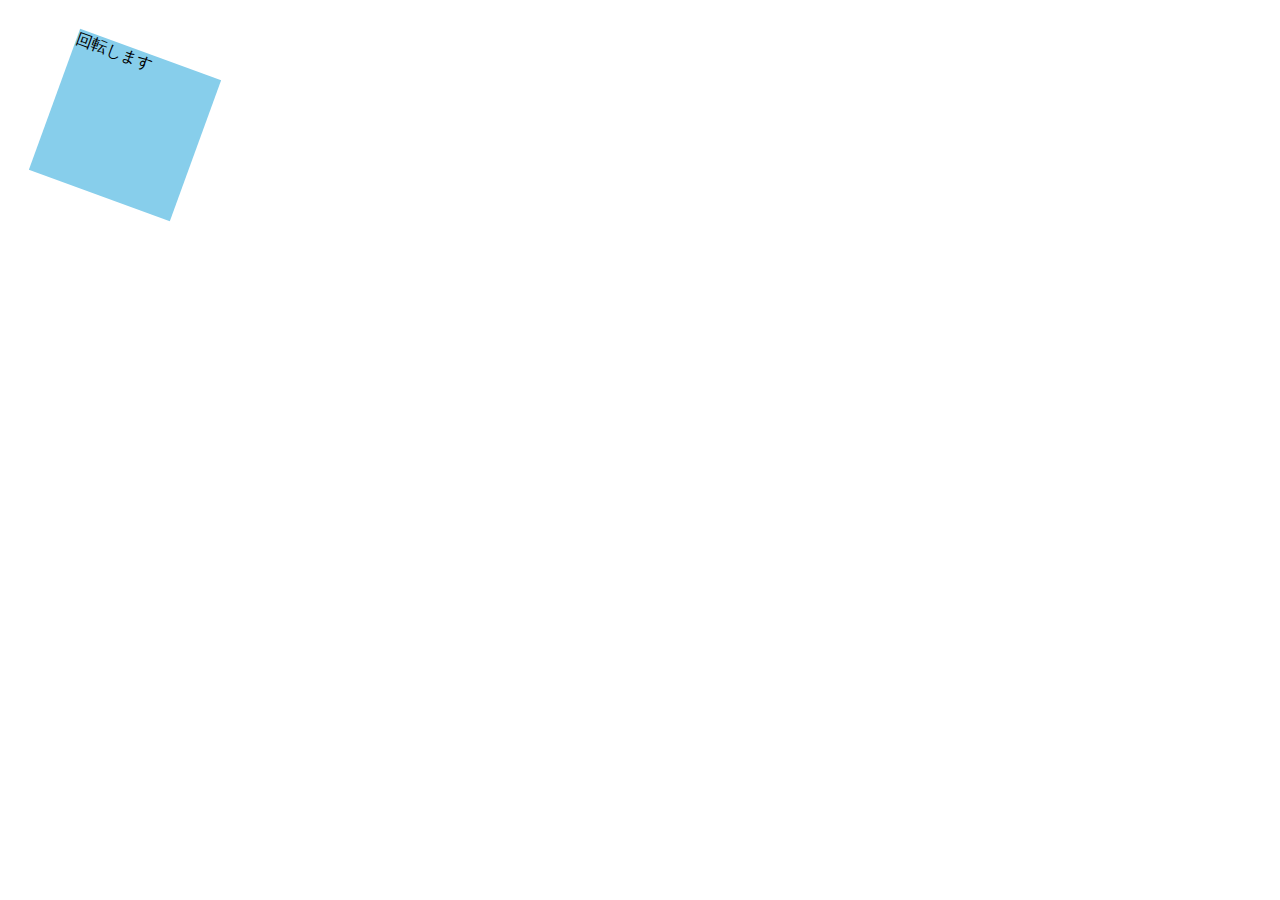
<file: kadai_mdn_css/mdn.html>
<!DOCTYPE html>
<html>

<head>
    <style>
        div {
            position: absolute;
            left: 50px;
            top: 50px;
            width: 150px;
            height: 150px;
            background-color: skyblue;
            transform: rotate(20deg);
        }
    </style>
</head>

<body>
    <div>
        回転します
    </div>

</body>

</html>
</file>
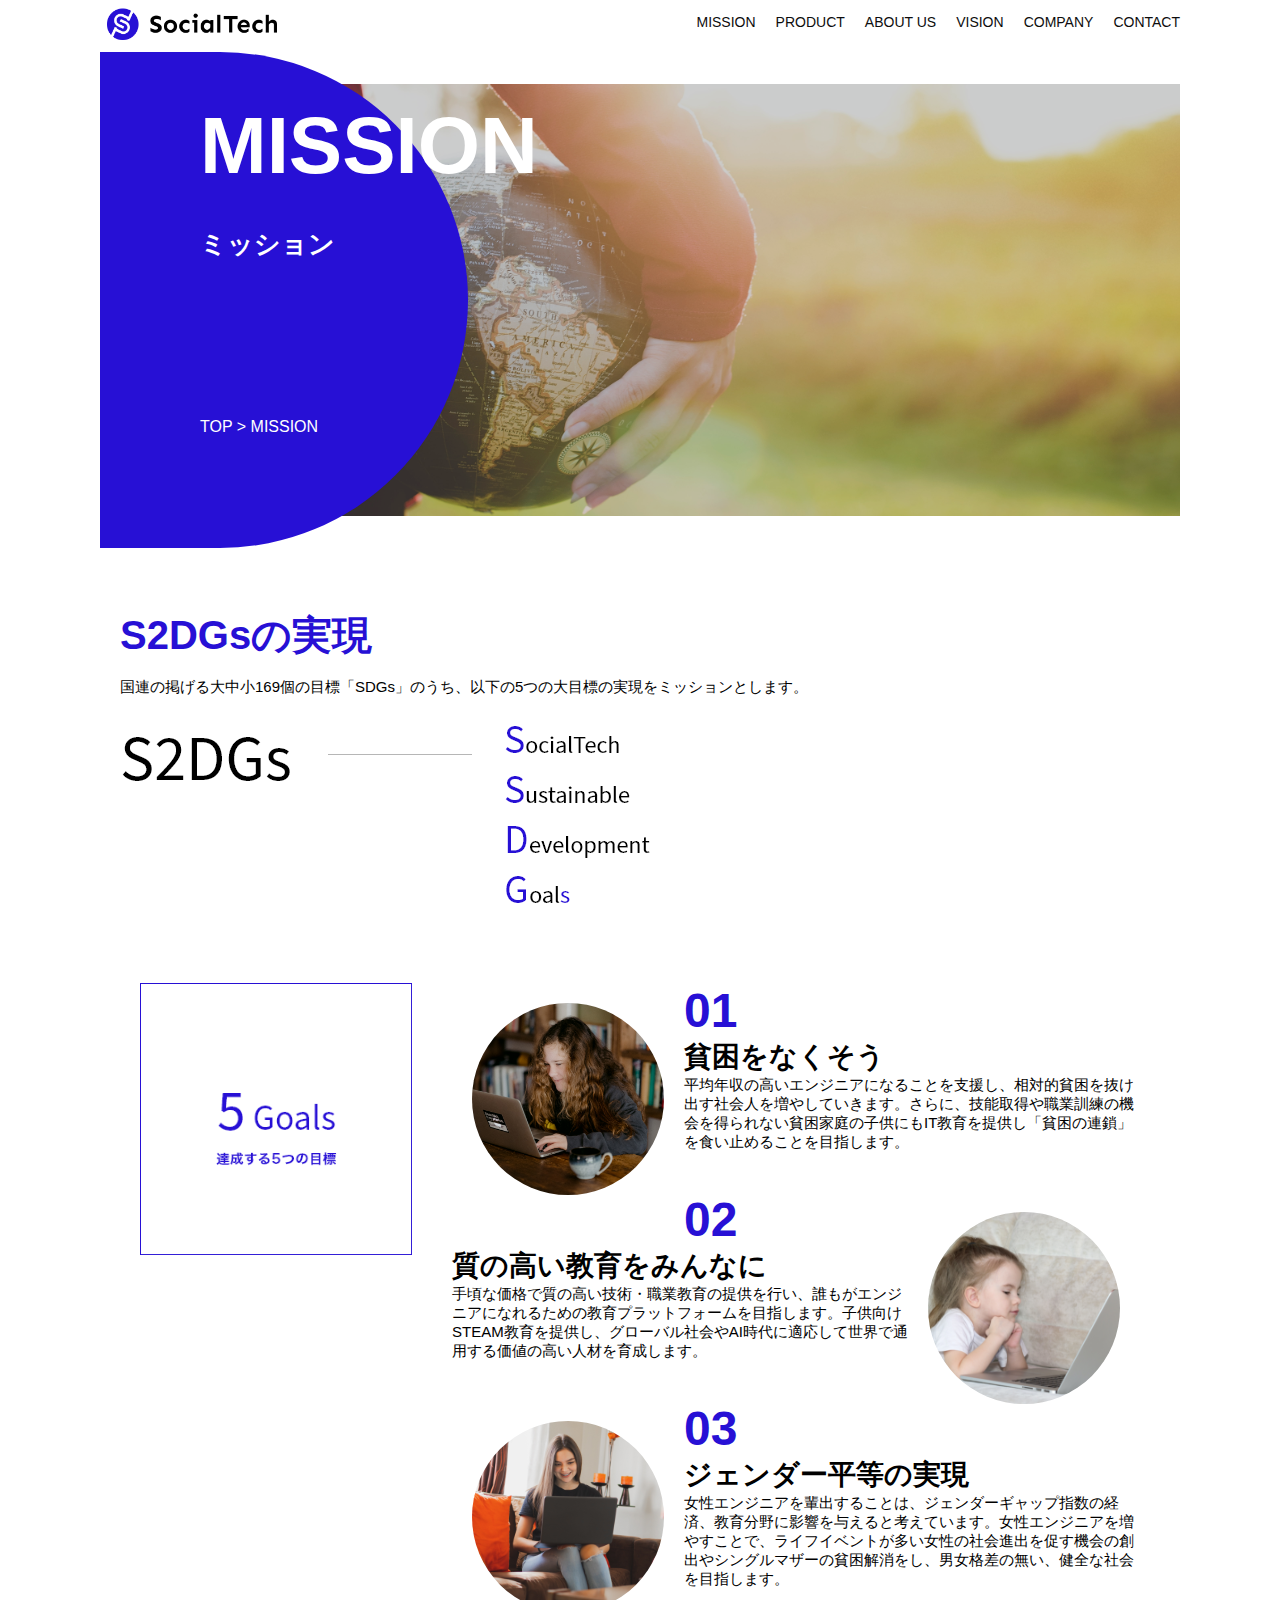
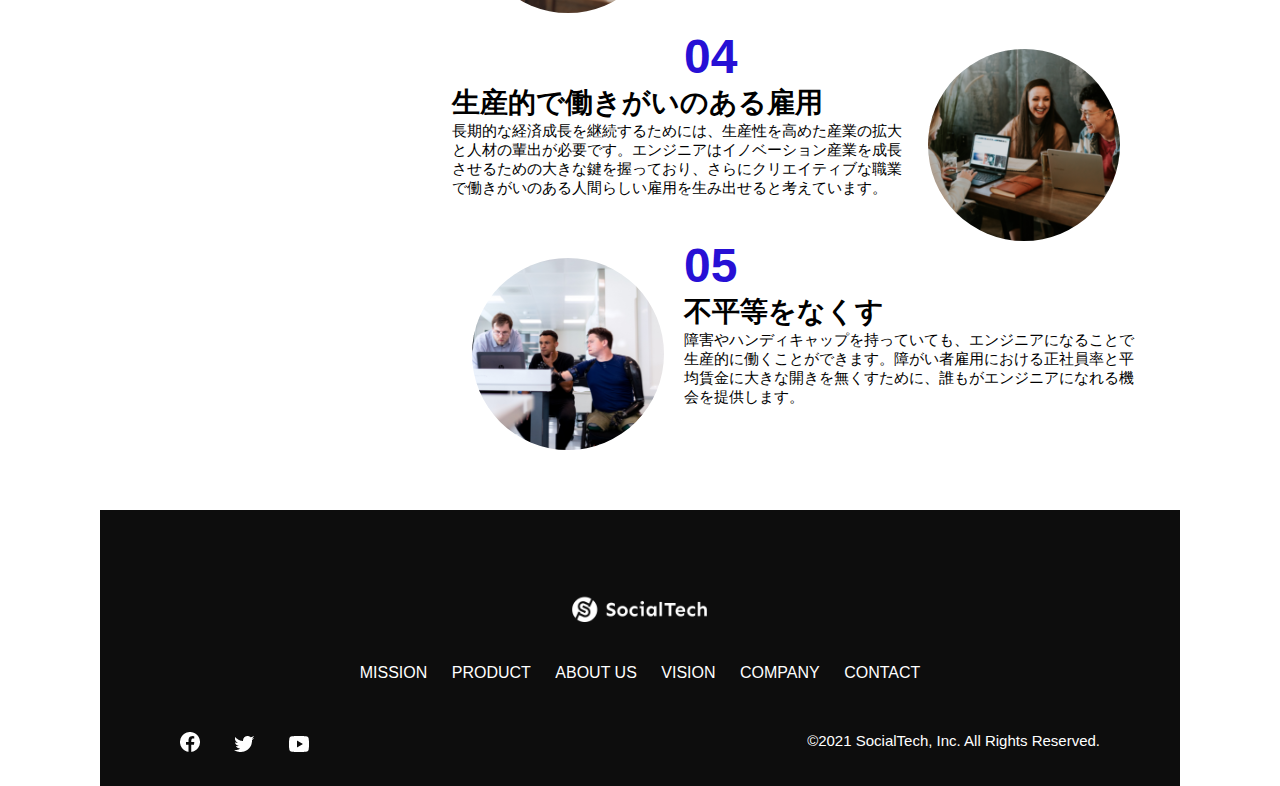
<file: socialtech/mission.html>
<!DOCTYPE html>
<html>
  <head>
    <title>SocialTech - MISSION ミッション -</title>
    <meta charset="utf-8">
    <meta name="description" content="SocialTechが目指す5つの目標（S2DGs）を紹介します">
    <meta name="viewport" content="width=device-width, initial-scale=1.0">
    <link rel="stylesheet" href="style.css">
  </head>

  <body>
    <!-- ヘッダー -->
    <header>
      <!-- ロゴ -->
      <a href="index.html" id="logo">
        <img src="images/logo.png" alt="トップページに戻る">
      </a>

      <!-- PC用ナビゲーション -->
      <nav id="nav-pc">
        <ul>
          <li><a href="mission.html">MISSION</a></li>
          <li><a href="product.html">PRODUCT</a></li>
          <li><a href="index.html#aboutus">ABOUT US</a></li>
          <li><a href="index.html#vision">VISION</a></li>
          <li><a href="index.html#company">COMPANY</a></li>
          <li><a href="index.html#contact">CONTACT</a></li>
        </ul>
      </nav>

      <!-- スマホ用メニューボタン -->
      <button id="menu-sp" onclick="document.getElementById('nav-sp').style.display = 'block'">
        <img src="images/button-menu.png" alt="ナビゲーションを開く">
      </button>

      <!-- スマホ用ナビゲーション -->
      <div id="nav-sp">
        <button id="close" onclick="document.getElementById('nav-sp').style.display = 'none'">
          <img src="images/button-close.png" alt="ナビゲーションを閉じる">
        </button>

        <nav>
          <ul>
            <li>
              <a id="logo-sp" href="index.html" onclick="document.getElementById('nav-sp').style.display = 'none'"><img src="images/logo-sp.png" alt="トップページに戻る"></a>
            </li>
            <li><a class="menu" href="mission.html" onclick="document.getElementById('nav-sp').style.display = 'none'">MISSION</a></li>
            <li><a class="menu" href="product.html" onclick="document.getElementById('nav-sp').style.display = 'none'">PRODUCT</a></li>
            <li><a class="menu" href="index.html#aboutus" onclick="document.getElementById('nav-sp').style.display = 'none'">ABOUT US</a></li>
            <li><a class="menu" href="index.html#vision" onclick="document.getElementById('nav-sp').style.display = 'none'">VISION</a></li>
            <li><a class="menu" href="index.html#company" onclick="document.getElementById('nav-sp').style.display = 'none'">COMPANY</a></li>
            <li><a class="menu" href="index.html#contact" onclick="document.getElementById('nav-sp').style.display = 'none'">CONTACT</a></li>
          </ul>
        </nav>
        <div id="sns">
          <a href="https://www.facebook.com/sejuku2013">
            <img src="images/button-facebook.png" alt="Facebookのリンク">
          </a>
          <a href="https://twitter.com/samuraijuku">
            <img src="images/button-twitter.png" alt="Twitterのリンク">
          </a>
          <a href="https://www.youtube.com/channel/UCCFOQO5aDK0xXam4cUQXT8g">
            <img src="images/button-youtube.png" alt="YouTubeのリンク">
          </a>
        </div>
      </div>
    </header>

    <main>
      <article>
        <section id="mission-main">
          <div class="mission-main-inner">
            <div id="mission-title">
              <h1>MISSION<br><span>ミッション</span></h1>
              <p>TOP > MISSION</p>
            </div>
          </div>
        </section>

        <section id="mission-s2dgs">
          <h2 class="mission-h2">S2DGsの実現</h2>
          <p>国連の掲げる大中小169個の目標「SDGs」のうち、以下の5つの大目標の実現をミッションとします。</p>
          <img src="images/mission/mission-s2dgs.png" alt="S2DGs">
        </section>

        <section id="mission-five-goals">
          <div class="five-goals-image">
            <img src="images/mission/mission-5goals.png" alt="5Goals">
          </div>
          <div class="five-goals-read">
            <div>
              <img class="fivegoals-image-left" src="images/mission/mission-5goals01.png" alt="PCを操作する女の子">
              <span class="fivegoals-number">01</span>
              <h3 class="fivegoals-h3">貧困をなくそう</h3>
              <p class="fivegoals-p">平均年収の高いエンジニアになることを支援し、相対的貧困を抜け出す社会人を増やしていきます。さらに、技能取得や職業訓練の機会を得られない貧困家庭の子供にもIT教育を提供し「貧困の連鎖」を食い止めることを目指します。</p>
            </div>
            <div>
              <img class="fivegoals-image-right" src="images/mission/mission-5goals02.png" alt="PCを見つめる小さい女の子">
              <span class="fivegoals-number">02</span>
              <h3 class="fivegoals-h3">質の高い教育をみんなに</h3>
              <p class="fivegoals-p">手頃な価格で質の高い技術・職業教育の提供を行い、誰もがエンジニアになれるための教育プラットフォームを目指します。子供向けSTEAM教育を提供し、グローバル社会やAI時代に適応して世界で通用する価値の高い人材を育成します。</p>
            </div>
            <div>
              <img class="fivegoals-image-left" src="images/mission/mission-5goals03.png" alt="PCを操作する女性">

              <span class="fivegoals-number">03</span>
              <h3 class="fivegoals-h3">ジェンダー平等の実現</h3>
              <p class="fivegoals-p">女性エンジニアを輩出することは、ジェンダーギャップ指数の経済、教育分野に影響を与えると考えています。女性エンジニアを増やすことで、ライフイベントが多い女性の社会進出を促す機会の創出やシングルマザーの貧困解消をし、男女格差の無い、健全な社会を目指します。</p>
            </div>
            <div>
              <img class="fivegoals-image-right" src="images/mission/mission-5goals04.png" alt="笑顔で話し合う3人の男女">
              <span class="fivegoals-number">04</span>
              <h3 class="fivegoals-h3">生産的で働きがいのある雇用</h3>
              <p class="fivegoals-p">長期的な経済成長を継続するためには、生産性を高めた産業の拡大と人材の輩出が必要です。エンジニアはイノベーション産業を成長させるための大きな鍵を握っており、さらにクリエイティブな職業で働きがいのある人間らしい雇用を生み出せると考えています。</p>
            </div>
            <div>
              <img class="fivegoals-image-left" src="images/mission/mission-5goals05.png" alt="障害を持つ男性が生き生きと働く様子">
              <span class="fivegoals-number">05</span>
              <h3 class="fivegoals-h3">不平等をなくす</h3>
              <p class="fivegoals-p">障害やハンディキャップを持っていても、エンジニアになることで生産的に働くことができます。障がい者雇用における正社員率と平均賃金に大きな開きを無くすために、誰もがエンジニアになれる機会を提供します。</p>
            </div>
          </div>
        </section>
      </article>
    </main>

    <footer>
      <div id="footer-logo">
        <img src="images/logo-sp.png" alt="SocialTech">
      </div>
      <div id="footer-link">
        <a href="mission.html">MISSION</a>
        <a href="product.html">PRODUCT</a>
        <a href="index.html#aboutus">ABOUT US</a>
        <a href="index.html#vision">VISION</a>
        <a href="index.html#company">COMPANY</a>
        <a href="index.html#contact">CONTACT</a>
      </div>
      <div id="sns-footer">
        <div class="sns-btns">
          <a href="https://www.facebook.com/sejuku2013"><img src="images/button-facebook.png" alt="Facebookのリンク"></a>
          <a href="https://twitter.com/samuraijuku"><img src="images/button-twitter.png" alt="Twitterのリンク"></a>
          <a href="https://www.youtube.com/channel/UCCFOQO5aDK0xXam4cUQXT8g"><img src="images/button-youtube.png" alt="YouTubeのリンク"></a>
        </div>
        <p id="copyright">&copy;2021 SocialTech, Inc. All Rights Reserved.</p>
      </div>
    </footer>

  </body>
</html>
</file>
<file: html-css-kadai_013/style.css>
/* PC、スマホ共通スタイル */
body {
  font-family: "Source Sans Pro", "Hiragino Kaku Gothic ProN", Meiryo, Arial, sans-serif;
}

p {
  font-size: 15px;
}

#main-visual>img {
  width: 100%;
}

@media screen and (min-width: 768px){
  body {
    max-width: 1000px;
    min-width: 960px;
    margin: 0 auto 0 auto;
  }

  header {
    display: flex;
    justify-content: space-between;
  }

  #nav-pc {
    text-align: right;
    font-size: 14px;
    padding-top: 15px;
  }

  #nav-pc>a {
    text-decoration: none;
    margin-left: 20px;
  }

  #nav-pc> a:link {
    color: #0d0d0d;
  }

  #nav-pc> a:visited {
    color: #0d0d0d;
  }

  #nav-pc> a:hover {
    color: #0d0d0d;
    text-decoration: underline;
  }

  #nav-pc> a:active {
    color: #0d0d0d;
  }

  #menu-sp {
    display: none;
  }

    #nav-sp {
      display: none;
    }

}


/*====================
 スマートフォン用のスタイル
=====================*/
@media screen and (max-width: 767px) {

  #body {
    min-width: 375px;
    margin: 0;
  }

  /* PC用ナビゲーション非表示 */
  #nav-pc {
    display: none;
  }

   /* ハンバーガーメニュー */
   #menu-sp {
    float: right;
    padding: 0;
   }
   
   /*スマホ用ナビゲーション*/ 
   #nav-sp {
    background-color: #ce933e;
    position: absolute;
    left: 0;
    top: 0;
    height: 100%;
    width: 100%;
    display: none;
    z-index: 100;
  }

  #nav-sp nav ul {
    padding-left: 0;
  }

  #nav-sp nav li {
    list-style: none;
  }

  /* ×ボタン */
  #close {
    position: absolute;
    top: 20px;
    right: 20px;
  }

   /* ナビゲーションメニュー用ロゴ */
   #logo-sp {
    margin: 80px 0 30px 20px;
  }

  #nav-sp a {
    display: block;
  }

  #nav-sp a:link {
    color: #ffffff;
  }

  #nav-sp a:visited {
    color: #ffffff;
  }

  #nav-sp a:hover {
    color: #ffffff;
    text-decoration: underline;
  }

  #nav-sp a:active {
    color: #ffffff;
  }

  #nav-sp .menu {
    text-decoration: none;
    display: block;
    margin: 0 20px 0 20px;
    height: 44px;
    font-size: 16px;
    background-image: url("images/arrow.png");
    background-repeat: no-repeat;
    background-position: right top;
  }
}
</file>
<file: kadai_001/css/style.css>
* {
  box-sizing: border-box;
}

body {
  padding: 0;
  margin: 0;
  font-family: "Noto Sans JP", sans-serif;
  font-size: 18px;
}

p {
  margin: 0;
}

/* ヘッダー */
.header-inner {
  display: flex;
  flex-wrap: wrap;
  justify-content: space-between;
  align-items: center;
  margin: 20px auto;
  max-width: 960px;
}

.header-inner a {
  color: black;
  font-weight: bold;
  text-decoration: none;
}

/* MyProfileの見出し部分 */
h1 {
  margin: 0 0 0 20px;
  font-size: 34px;
  border: 1px solid black;
  padding: 0 20px;
}

.home {
  text-decoration: none;
}

/* ナビゲーションメニュー */
nav a {
  font-size: 34px;
  color: black;
  text-decoration: none;
}

nav a:visited,
nav a:hover,
nav a:active {
  color: black;
}

nav {
  display: flex;
  padding-left: 0;
}

nav ul {
  display: flex;
  padding-left: 0;
  list-style: none;
}

nav li {
  margin: 0 20px;
}

h2 {
  margin: 0;
  padding: 60px 0 40px;
  text-align: center;
  font-size: 34px;
}

p,
li {
  font-size: 18px;
}

/* 画像 */
img {
  margin: 0 auto;
  width: 100%;
}

/* About */
.about-inner {
  padding: 10px;
  display: flex;
  flex-wrap: wrap;
  align-items: center;
  margin: 20px auto;
  max-width: 960px;
}

/* 名前 */
.name {
  font-size: 24px;
  font-weight: bold;
}

/* 丸く切り取る画像 */
.circle {
  border-radius: 50%;
  width: 280px;
  height: 280px;
}

/* プロフィールの説明部分 */
.content {
  margin: 0 auto;
  padding: 0 20px;
}

/* Works */
.works-inner {
  display: flex;
  flex-wrap: wrap;
  justify-content: center;
  margin: 0 auto;
  max-width: 960px;
}

/* Worksの画像と説明部分 */
.item {
  margin: 0 10px;
  padding-bottom: 60px;
  width: 25%;
}

/* フッター */
footer p {
  text-align: center;
  padding-bottom: 20px;
}

/* 横幅が767pxまでの場合 */
@media (max-width: 767px) {
  h1 {
    font-size: 28px;
  }
  
  h2 {
    padding: 30px 0 20px;
    font-size: 28px;
  }

  nav li {
    margin: 0 10px;
  }

  nav a {
    font-size: 21px;
  }

  .item {
    width:
</file>
<file: socialtech/style.css>
/* PC、スマホ共通スタイル */
* {
  box-sizing: border-box;
}

p {
  font-size: 15px;
}

body {
  max-width: 1080px;
  margin: 0 auto 0 auto;
  font-family: "Source Sans Pro", "Hiragino Kaku Gothic ProN", Meiryo, Arial, sans-serif;
}
  
/* ヘッダー */
header {
  display: flex;
  justify-content: space-between;
}

/* ナビゲーションのレイアウト */
#nav-pc {
  font-size: 14px;
}

#nav-pc ul {
  display: flex;
  padding-left: 0;
}

#nav-pc li {
  list-style: none;
}

/* ナビゲーションのリンクの装飾設定 */
#nav-pc a {
  text-decoration: none;
  margin-left: 20px;
  color: #0d0d0d;
}

#nav-pc a:hover {
  text-decoration: underline;
}

/* スマホ用ナビを非表示 */
#nav-sp,
#menu-sp {
  display: none;
}

/* メインビジュアル*/
#main-visual {
  position: relative;
  height: 400px;
}

#main-message {
  position: absolute;
  top: 0;
  left: 0;
  background-color: #2710d5;
  color: #ffffff;
  border-radius: 0 0 476px 0;
  max-width: 620px;
  height: 100%;
  width: 100%;
  z-index: 11;
}

#main-message h1 {
  font-size: 60px;
  margin: 100px 0 0 50px;
}

#main-message > p {
  font-size: 28px;
  margin: 0 0 0 50px;
}

#main-visual > img {
  max-width: 620px;
  border-radius: 476px 0 0 0;
  position: absolute;
  top: 0;
  right: 0;
  z-index: 10;
}

/*見出し*/
h2 {
  margin: 40px 0 0 0;
}

h2::after {
  content: url("images/line.png");
  margin-left: 10px;
}

h3 {
  font-size: 27px;
}

/* ミッション */
#mission {
  margin: 80px auto 80px auto;
}

#mission-flex {
  display: flex;
}

#mission-flex > div {
  width: 50%;
  margin: 20px;
}

#mission-photo {
  width: 100%;
}

#s2dgs {
  margin-top: 50px;
  width: 100%;
}

/* プロダクト */
#product {
  background-color: #fafafa;
  margin: 80px 0 80px 0;
  padding: 10px 40px 0px 40px;
}

/* 外枠 */
#product .product-flex {
  margin-top: 40px;
  display: flex;
}

/* 左のカラム */
#product-left {
  width: 50%;
  margin-right: 20px;
}

/* 右のカラム */
#product-right {
  width: 50%;
  margin-left: 20px;
  margin-top: 80px;
}

/* 写真＋説明の枠 */
#product-left > div {
  position: relative;
  height: 480px;
  margin-right: 20px;
}

#product-right > div {
  position: relative;
  height: 480px;
  margin-left: 20px;
}

/* 写真*/
.product-photo {
  width: 100%;
}

/* 説明文の枠 */
.product-explain {
  background-color: #ffffff;
  position: absolute;
  left: 0;
  bottom: 50px;
  margin: 0 40px 0 40px;
  padding: 20px;
  box-shadow: 5px 5px 10px rgba(0, 0, 0, 0.05);
}

/* 説明文の英語 */
.product-explain > span {
  color: #2710d5;
  font-weight: bold;
  font-size: 16px;
  margin: 0px;
}

/* 説明文の見出し */
.product-explain > h3 {
  margin: 5px 0 5px 0;
}

/* 説明文 */
.product-explain > p {
  margin: 0;
}

/* もっと見るボタン */
#product-more {
  text-align: center;
}

#product-more a {
  position: relative;
  bottom: -42px;
}

/* ABOUT US */
#aboutus {
  margin: 80px auto 80px auto;
}

/* ３つの組織文化と写真を入れる枠 */
#aboutus > div {
  display: flex;
}

/* 写真 */
.culture-img {
  width: 50%;
  align-self: flex-start;
}

.culture-img2 {
  margin-top: 50px;
  width: 100%;
}

/* 3つの組織文化の表 */
.culture-table {
  margin-right: 50px;
}

/* 番号 */
.culture-num {
  font-size: 80px;
  color: #2710d5;
  padding: 0 20px 0 0;
}

/* 見出し */
.culture-table th {
  text-align: left;
  font-size: 28px;
  font-weight: bold;
}

/* 組織文化英語 */
.culture-en {
  color: #2710d5;
  font-size: 24px;
}

/* 説明文 */
.culture-description {
  margin: 0;
}

/* ビジョン */
#vision {
  margin: 80px auto 80px auto;
}

/* セクション内の外枠*/
#vision > div {
  display: flex;
  justify-content: space-between;
  flex-wrap: wrap;
}

/*7つの行動指針の枠*/
.vision-box {
  width: 300px;
  height: 300px;
  margin-bottom: 30px;
  position: relative;
}

.vision-box > img {
  width: 100%;
  position: relative;
  z-index: 30;
}

.vision-box > div {
  position: absolute;
  top: 0;
  left: 0;
  z-index: 31;
  margin-right: 20px;
}

.vision-box > div > h4 {
  color: #2710d5;
  font-size: 19px;
  margin: 80px 0 0 0;
}

.vision-box > div > h4::first-letter {
  font-size: 40px;
}

.vision-box > div > h5 {
  font-size: 20px;
  margin: 0 0 0 0;
}

.vision-box > div > p {
  margin: 10px 0 0 0;
}

/*会社概要*/
#company {
  margin: 80px auto 80px auto;
}

#company-table {
  width: 100%;
}

.tableheader {
  text-align: left;
  padding: 20px;
  border-bottom-color: #2710d5;
  border-bottom-width: 1px;
  border-bottom-style: solid;
  width: 100px;
}

.tableheader-first {
  border-top-color: #2710d5;
  border-top-width: 1px;
  border-top-style: solid;
}

.cell {
  padding: 30px;
  border-bottom-color: #ececec;
  border-bottom-width: 1px;
  border-bottom-style: solid;
}

.cell-first {
  border-top-color: #ececec;
  border-top-width: 1px;
  border-top-style: solid;
}

#company > iframe {
  width: 100%;
  height: 368px;
  margin-top: 40px;
}

/* お問い合わせ */
#contact {
  margin: 80px auto 80px auto;
}

/* 外枠 */
#contact > form > div {
  display: flex;
  flex-direction: row;
  flex-wrap: wrap;
  padding-bottom: 30px;
}

/* 左列　見出し */
.contact-heading {
  width: 240px;
  align-self: center;
}

/* 見出しのラベル */
.contact-label {
  font-weight: bold;
}

/* 必須 */
.contact-span {
  color: #ce2222;
  margin: 0 0 0 20px;
  font-weight: bold;
}

/* テキストボックス */
.contact-textbox {
  border-top: 0px;
  border-left: 0px;
  border-right: 0px;
  border-bottom-width: 1px;
  border-bottom-color: #707070;
  border-style: solid;
  background-color: #fafafa;
  height: 56px;
  width: 400px;
}

/* お問い合わせ内容のテキストエリア */
.contact-textarea {
  border-top: 0px;
  border-left: 0px;
  border-right: 0px;
  border-bottom-width: 1px;
  border-bottom-color: #707070;
  background-color: #fafafa;
  width: 400px;
  height: 200px;
}

/* 個人情報の取り扱い */
#contact dt {
  font-weight: bold;
}

#contact dd {
  margin: 0 0 16px 0;
}

#contact dd p {
  margin: 0;
}

#contact dd ul {
  padding-left: 0;
}

#contact dd li {
  margin-bottom: 0;
  list-style: none;
}

/* フッター */
footer {
  background-color: #0d0d0d;
  text-align: center;
  padding: 80px 80px 30px 80px;
}

#footer-logo {
  margin-bottom: 30px;
}

#footer-link {
  margin-bottom: 50px;
}

#footer-link > a {
  text-decoration: none;
  margin: 10px;
  color: #ffffff;
}

#footer-link > a:hover {
  text-decoration: underline;
}

#sns-footer {
  display: flex;
  justify-content: space-between;
  text-align: left;
}

#sns-footer a {
  margin-right: 30px;
}

#copyright {
  color: #ffffff;
  margin: 0;
}

/* mission.html用スタイル */
/* ミッションのメインビジュアル */
.mission-main-inner {
  background-image: url("images/mission/mission-main.png");
  background-repeat: no-repeat;
  background-position-y: center;
}

#mission-title {
  background-color: #2710d5;
  width: 368px;
  color: #ffffff;
  height: 496px;
  border-radius: 0 248px 248px 0;
  position: relative;
}

#mission-title h1 {
  position: absolute;
  top: 0;
  left: 100px;
  font-size: 80px;
  line-height: 1;
}

#mission-title h1 span {
  font-size: 26px;
}

#mission-title > p {
  position: absolute;
  top: 350px;
  left: 100px;
  font-size: 16px;
}

/* ミッションページ　S2DGSの設定 */
#mission-s2dgs {
  padding: 20px;
}

.mission-h2 {
  color: #2710d5;
  font-size: 40px;
}

.mission-h2::after {
  content: none;
}

/* ミッションページ　5つのゴールの設定 */
#mission-five-goals {
  padding: 20px;
  display: flex;
}

#mission-five-goals .five-goals-image {
  width: 30%;
  padding: 20px;
}

#mission-five-goals .five-goals-image img {
  width: 100%;
}

#mission-five-goals .five-goals-read {
  width: 70%;
  padding: 20px;
}

#mission-five-goals .five-goals-read > div {
  margin-bottom: 40px;
}

.fivegoals-image-right {
  float: right;
  margin: 20px;
}

.fivegoals-image-left {
  float: left;
  margin: 20px;
}

.fivegoals-number {
  color: #2710d5;
  font-size: 48px;
  font-weight: bold;
  margin: 0;
}

.fivegoals-h3 {
  font-size: 28px;
  margin: 0;
}

.fivegoals-p {
  margin: 0;
}

/* プロダクトページ */
.product-main-inner {
  background-image: url("images/product/product-main.png");
  background-repeat: no-repeat;
  background-position-y: center;
}

#product-title {
  background-color: #2710d5;
  width: 368px;
  color: #ffffff;
  height: 496px;
  border-radius: 0 248px 248px 0;
  position: relative;
}

#product-title h1 {
  position: absolute;
  top: 0;
  left: 100px;
  font-size: 80px;
  line-height: 1;
}

#product-title h1 span {
  font-size: 26px;
}

#product-title > p {
  position: absolute;
  top: 350px;
  left: 100px;
  font-size: 16px;
}

/* セクション */
.product-section {
  display: flex;
  padding: 20px 20px 0;
}

.product-section .product-section-img {
  width: 450px;
}

/* 右が画像のセクション*/
.product-section-left .product-section-img img {
  width: 100%;
  padding: 0 40px 30px 0;
  border-radius: 0 432px 0 0;
}

.product-section-left .product-read {
  width: 50%;
  flex-grow: 1;
}

.product-section-left .product-read p {
  margin-bottom: 0;
}

/* 右が画像のセクション*/
.product-section-right {
  justify-content: space-between;
}

.product-section-right .product-section-img img {
  width: 100%;
  padding: 0 0 30px 40px;
  border-radius: 432px 0 0 0;
}

.product-section-right .product-read {
  width: 500px;
}

.product-h2 {
  color: #2710d5;
  font-size: 24px;
  margin: 0;
}

.product-h3 {
  font-size: 28px;
  margin: 0;
}

/*====================
 スマートフォン用のスタイル
=====================*/
@media screen and (max-width: 767px) {
  /* PC用ナビゲーション非表示 */
  #nav-pc {
    display: none;
  }

  /* ハンバーガーメニュー */
  #menu-sp {
    display: block;
    background-color: transparent;
    float: right;
    padding: 0;
    border: none;
  }

  /* スマホ用ナビゲーションの表示切替*/
  /* 初期状態、レイアウトと非表示設定 */
  #nav-sp {
    background-color: #2710d5;
    position: fixed;
    left: 0;
    top: 0;
    height: 100%;
    width: 100%;
    display: none;
    z-index: 100;
  }

  /* ×ボタン */
  #close {
    position: absolute;
    top: 20px;
    right: 20px;
    background-color: transparent;
    border: none;
  }

  #nav-sp nav ul {
    padding-left: 0;
  }

  #nav-sp nav li {
    list-style: none;
  }

  /* ナビゲーションメニュー用ロゴ */
  #logo-sp {
    margin: 80px 0 30px 20px;
  }

  /* ナビゲーションのリンクの装飾設定 */
  #nav-sp nav a {
    display: block;
    color: #ffffff;
  }

  #nav-sp nav a:hover {
    text-decoration: underline;
  }

  #nav-sp .menu {
    text-decoration: none;
    margin: 0 20px 0 20px;
    height: 44px;
    font-size: 16px;
    background-image: url("images/arrow.png");
    background-repeat: no-repeat;
    background-position: right top;
  }

  #sns {
    position: absolute;
    bottom: 20px;
    left: 20px;
  }

  #sns > a {
    margin-right: 30px;
  }

  /* メインビジュアル */
  #main-visual {
    position: relative;
    height: 470px;
  }

  #main-visual > div {
    text-align: center;
    height: 280px;
  }

  #main-visual h1 {
    font-size: 28px;
    margin: 90px 0 0 0;
  }

  #main-visual > div > p {
    margin: 0;
    font-size: 15px;
  }

  #main-visual > img {
    width: 100%;
    border-radius: 476px 0 0 0;
    top: auto;
    bottom: 0;
  }

  /*見出し*/
  h2 {
    margin: 15px 0 15px 0;
  }
  
  h3 {
    font-size: 24px;
    margin: 10px 0 0 0;
  }

  /* ミッション */
  #mission {
    margin: 20px 0 20px 0;
    padding: 0 20px 0 20px;
  }

  #mission-flex {
    flex-direction: column;
  }

  #mission-flex > div {
  width: 100%;
  margin: 0;
}

  /* プロダクト */
  #product {
    margin: 0;
    padding: 10px 20px 0 20px;
  }

  /* 外枠 */
  #product .product-flex {
    flex-direction: column;
    margin-top: 0;
  }

  /* 左右のカラム　スマホでは縦並び */
  #product-left,
  #product-right {
    width: 100%;;
    margin: 0;
  }

  /* 写真＋説明の枠 */
  #product-left > div,
  #product-right > div {
    height: auto;
    margin: 0;
  }

  /* 説明文の枠 */
  .product-explain {
    position: relative;
    margin: 0;
  }

  .product-explain > h3 {
    margin: 10px 0 10px 0;
    font-size: 24px;
  }

  /* もっと見るボタン */
  #product-more {
    text-align: left;
  }

  /* ABOUT US */
  #aboutus {
    margin: 80px 20px 80px 20px;
  }

  #aboutus > div {
    flex-direction: column;
  }

  .culture-table th {
    font-size: 16px;
  }

  .culture-table {
    margin-right: 0;
    padding-right: 20px;
    order: 2;
  }

  .culture-img {
    width: 100%;
    order: 1;
  }

  .culture-img2 {
    margin-top: 0;
  }

  .culture-num {
    padding: 0;
  }

  .culture-description {
    margin: 0;
  }

  /* ビジョン */
  #vision {
    margin: 80px 20px 80px 20px;
  }

  .vision-box > img {
    position: absolute;
    top: 0;
    left: 0;
  }

  .vision-box > div > h4 {
    margin: 60px 0 0 0;
  }

  /*会社概要*/
  #company {
    margin: 0 20px 0 20px;
  }

  #company > h3 {
    margin-bottom: 20px;
  }

  .tableheader {
    width: 50px;
  }

  .cell {
    padding: 20px;
  }

  #company > iframe {
    height: 240px;
  }

  /* お問い合わせ */
  #contact {
    margin: 80px 20px 80px 20px;
  }

  #contact > h3 {
    margin-bottom: 20px;
  }

  #contact > form > div {
    flex-direction: column;
    margin-bottom: 20px;
  }

  .contact-heading {
    align-self: auto;
    margin-bottom: 20px;
  }

  .contact-textbox {
    min-width: 300px;
    width: 100%;
  }

  .contact-textarea {
    height: 150px;
    width: 100%;
  }

  .radiobutton {
    margin-bottom: 20px;
  }

  /* フッター */
  footer {
    padding: 30px 20px 50px 20px;
    text-align: left;
  }

  #footer-link > a {
    margin: 0 20px 30px 0;
    display: block;
    background-image: url("images/arrow.png");
    background-repeat: no-repeat;
    background-position: right top;
  }

  #footer-link > a:hover {
    text-decoration: underline;
  }

  #sns-footer {
    flex-direction: column;
    justify-content: flex-start;
  }

  #copyright {
    font-size: 12px;
    margin-top: 30px;
  }

  /* mission.html用スタイル */
  /* ミッションのメインビジュアル */
  #mission-main {
    height: 256px;
    margin-top: 4%;
    position: relative;
  }

  .mission-main-inner {
    height: 80%;
    background-size: cover;
  }

  #mission-title {
    width: 136px;
    height: 256px;
    position: absolute;
    top: -10%;
  }

  #mission-title h1 {
    left: 20px;
    font-size: 40px;
  }

  #mission-title h1 span {
    font-size: 18px;
  }

  #mission-title > p {
    top: 180px;
    left: 20px;
    font-size: 13px;
  }

  /* ミッションページ　S2DGSの設定 */
  .mission-h2 {
    font-size: 38px;
    margin: 0px;
  }

  .mission-h2::after {
    content: none;
  }

  #mission-s2dgs > img {
    width: 100%;
  }

  /* ミッションページ　5つのゴールの設定 */
  #mission-five-goals {
    flex-direction: column;
  }

  #mission-five-goals > div {
    padding: 0;
  }

  #mission-five-goals .five-goals-image,
  #mission-five-goals .five-goals-read {
    width: 100%;
    padding: 0;
  }

  #mission-five-goals .five-goals-read > div {
    display: flex;
    flex-direction: column;
  }

  .fivegoals-image-right,
  .fivegoals-image-left {
    align-self: center;
  }

  /* プロダクトページ */
  #product-main {
    height: 256px;
    margin-top: 4%;
    position: relative;
  }

  .product-main-inner {
    height: 80%;
    background-size: cover;
  }

  #product-title {
    width: 136px;
    height: 256px;
    position: absolute;
    top: -10%;
  }
  
  #product-title h1 {
    left: 20px;
    font-size: 40px;
  }

  #product-title h1 span {
    font-size: 18px;
  }

  #product-title > p {
    top: 180px;
    left: 20px;
    font-size: 13px;
  }

  /* セクション */
  .product-section {
    flex-direction: column;
  }

  .product-section .product-section-img {
    width: 100%;
  }
  
  .product-section .product-section-img img {
    width: 100%;
    padding: 0;
  }

  /* 右が画像のセクション*/
  .product-section-left .product-section-img img {
    border-radius: 0 300px 0 0;
  }

  .product-section-left .product-read {
    width: 100%;
    flex-grow: 1;
  }

  /* 右が画像のセクション*/
  .product-section-right .product-section-img img {
    order: 1;
    border-radius: 300px 0 0 0;
  }

  .product-section-right .product-read {
    order: 2;
    width: 100%;
  }

}
</file>
<file: kadai_014/style.css>
html {
  font-size: 20px; /* 親要素 */
  text-align: center; /* 中央寄せ */
}


body {
  font-family: "Arial", "Meiryo", sans-serif;
}

h1 {
  font-family: 'Josefin Sansv',sans-serif;
  font-size: 2rem;  /* 親要素の2倍 */
  letter-spacing: 1.2em;   /* 文字間 */
  text-shadow: 1px 1px 2px gray; /* 影 */
  border-bottom: solid  3px rgb(115, 115, 114);
}

.sky {
  color: skyblue;
}

.pink {
  color: rgb(255, 192, 203);
}

.basic .highlight {
  font-weight: bold;
}
</file>
<file: kadai_018/style.css>
#top {
  width: 800px;
  background-color: #dcc9f4;
  margin: 20px auto;
  display: flex;
  justify-content: center;
}

.top-child {
  width: 20%; 
  background-color: #ffd9df; 
  margin-right: 10px;
  text-align: center; 
}

#middle{ 
  position: relative;
  width: 800px;
  height: 800px;
  margin: 20px auto;
  background-color:#ffd9df ;
}

.middle-child01 {
  width: 200px;
  height: 200px;
  position: relative;
  top: 100px;
  left: 100px;
  background-color:#87ceeb ;
}

.middle-child02 {
  width: 200px;
  height: 200px;
  position:absolute;
  top: 300px;
  left: 300px;
  background-color:#87ceeb ;
}

.middle-child03 {
  width: 200px;
  height: 200px;
  position: absolute;
  top: 500px;
  left: 500px;
  background-color:#87ceeb ;
}

#bottom {
  width: 800px; 
  height: 300px;
  background-color: #87ceeb; 
  margin: auto;
}

#bottom-child01, #bottom-child02, #bottom-child03 {
position: relative;
width: 400px;
height: 100px;
background-color: #e5dcf0;
}

#bottom-child02 {
  left: 200px;
}

#bottom-child03 {
  left: 400px;
}
</file>
<file: kadai_022/style.css>
body,h1,p {
  margin: 0px;
}

p,a {
  font-size: 20px;
}

header {
  margin-bottom: 20px;  /* 下(bottom)の余白を20px 上（top)*/ 
  background-color: rgb(244, 79, 79);
  text-align: center; 
  color: rgb(255, 255, 255);
}

main {
  padding: 10px;
}

#parent {             /* id のとき＃から始まる*/
  display: flex;
  justify-content: space-between;  /* 子要素を均等に間隔を配置する */
}

.contents {
  border: 3px solid rgb(238, 204, 204);  /* 線のスタイル */
  flex-basis: 25%; /* 親要素の幅の25％ */
  padding: 10px 15px 10px 15px; /* 要素内の上下10px、左右15pxの余白 */
  margin: 20px 0px; /* 要素外の余白 */
  display: flex; /* 横並び */
  flex-direction: column; /* 子要素を縦に並べる*/
  align-items: center; /* 子要素を水平に中央揃え*/
}

.contents h2 {
  font-size: 25px;
  text-align: center;
  border-bottom: 3px dotted rgb(236, 122, 122);
}

.contents h2::before { /* 要素の直前にコンテンツを追加する */
  content: "●";
  color: rgb(239, 111, 139);
}

.contents p {
  text-align: center;
}

p:nth-of-type(2)::first-letter {
  font-weight: bold;
  color: rgb(97, 206, 249);
}

.contents img {
  margin: 10px 0px;
  width: 70%;
}

footer {
background-color:rgb(244, 79, 79);
text-align: center;
}

footer a:link { /* 未訪問 */
  color: (255, 255, 255);
}

footer a:visited { /* 訪問済 */
  color: rgb(193, 234, 251);
}

footer a:hover { /* カーソルがのると色が変わる */
  color: rgb(245, 178, 168);
}

@media screen and (max-width: 768px) {
  h2 {
  font-size: 30px;
  }

  p {
  font-size: 25px;
  }

  #parent {
  display: flex;
  flex-direction: column;
  }
}
</file>
